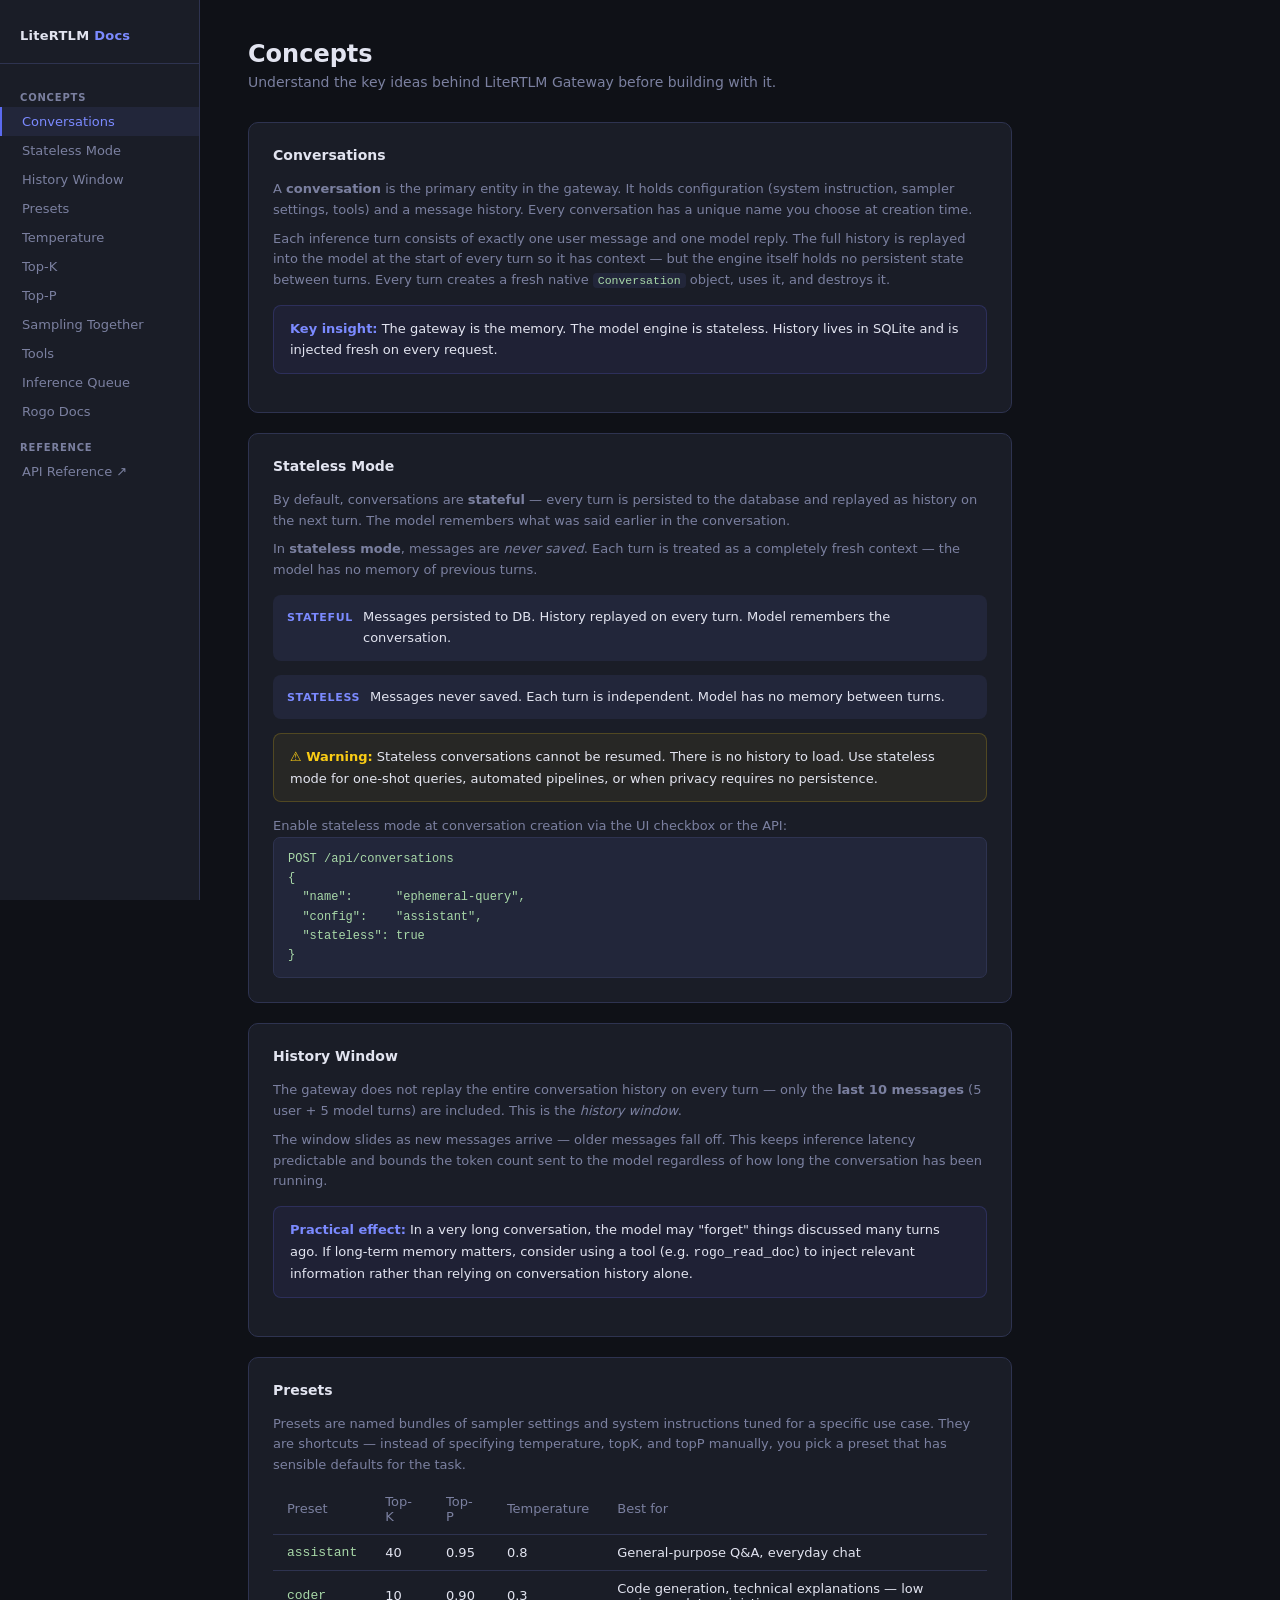
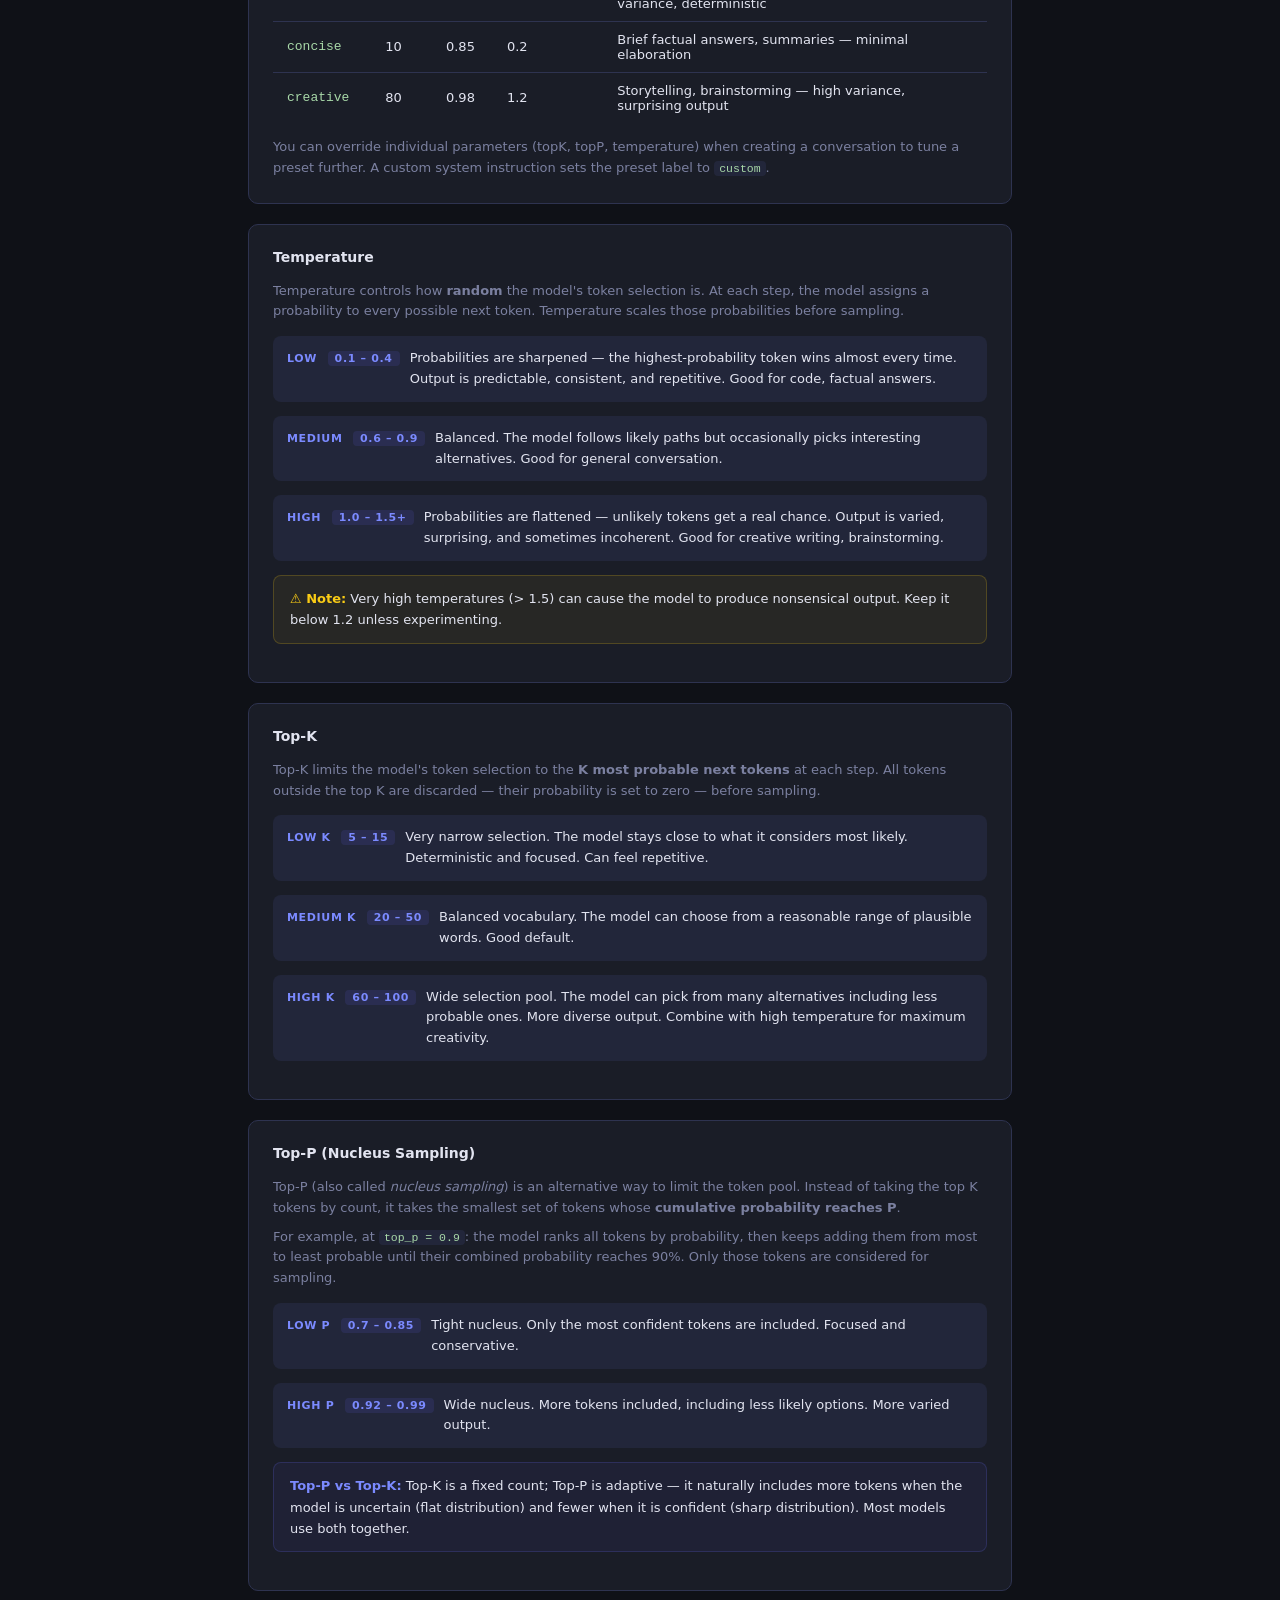
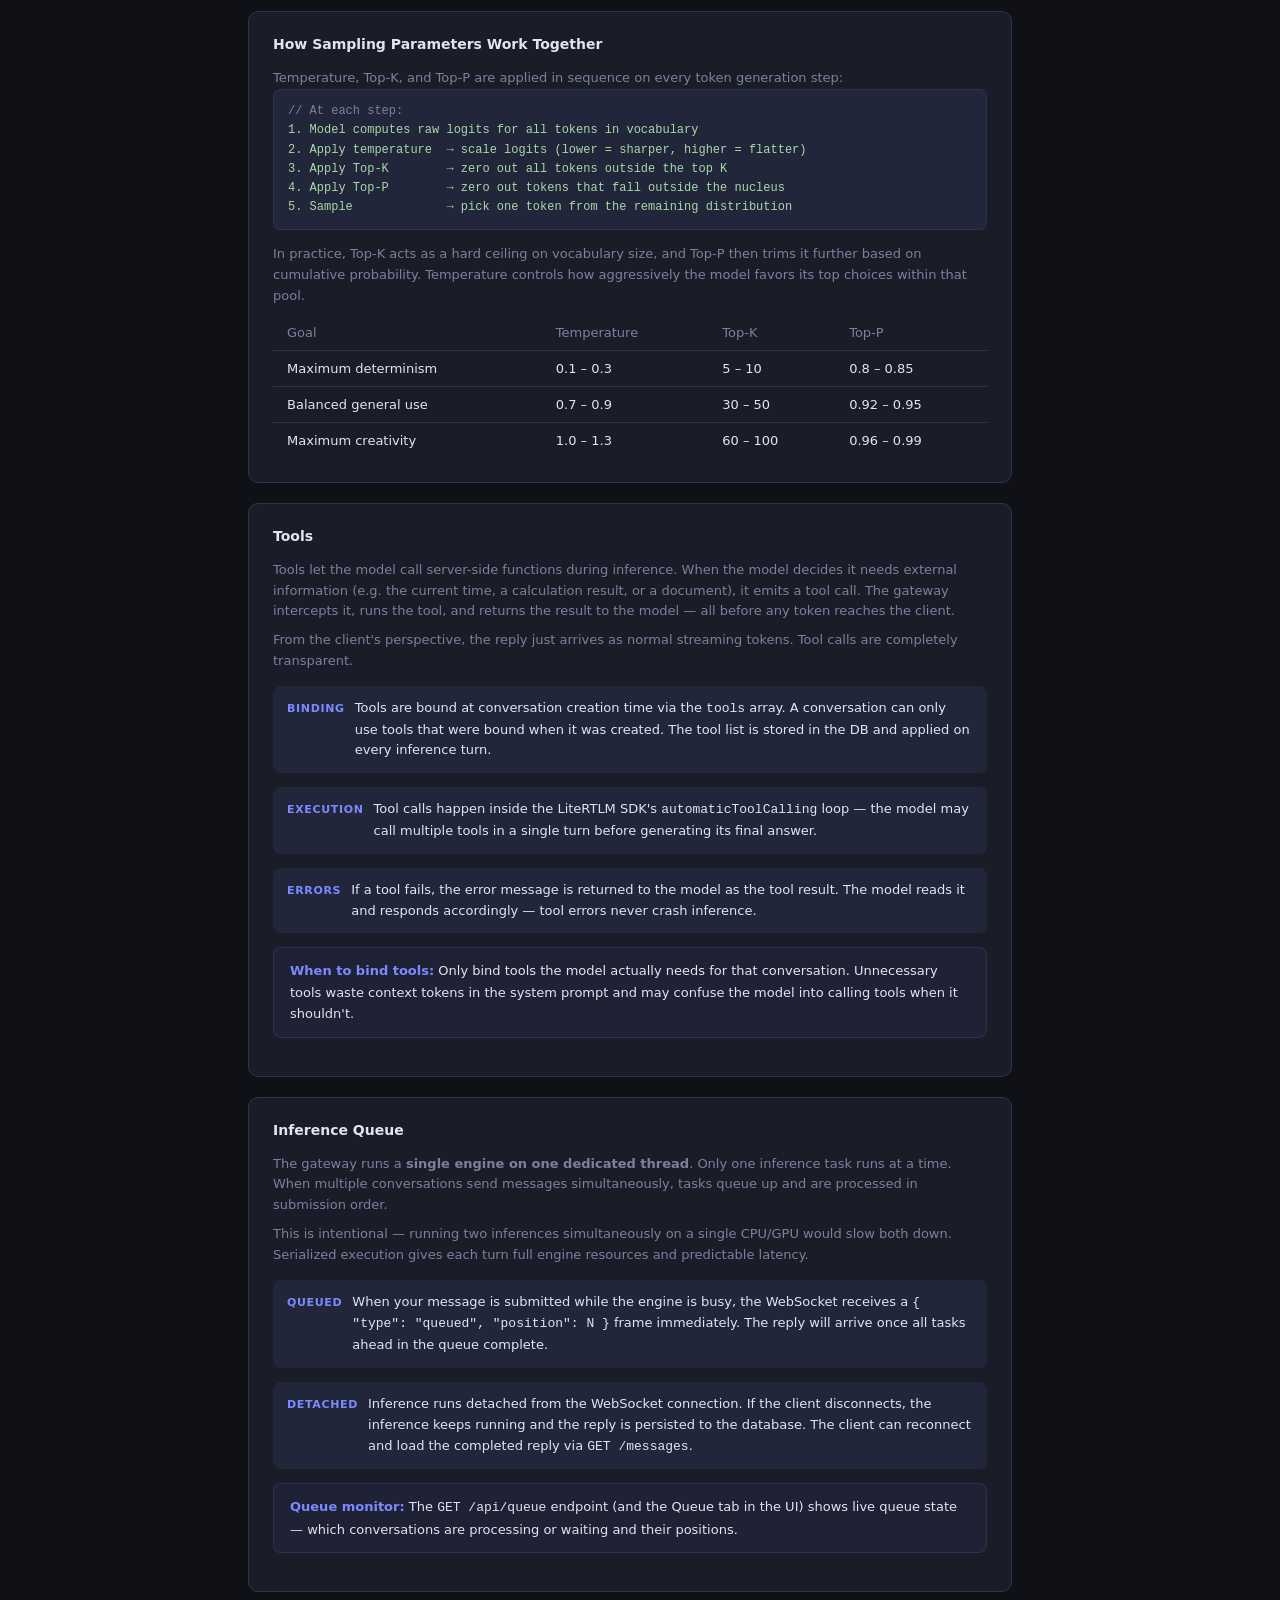
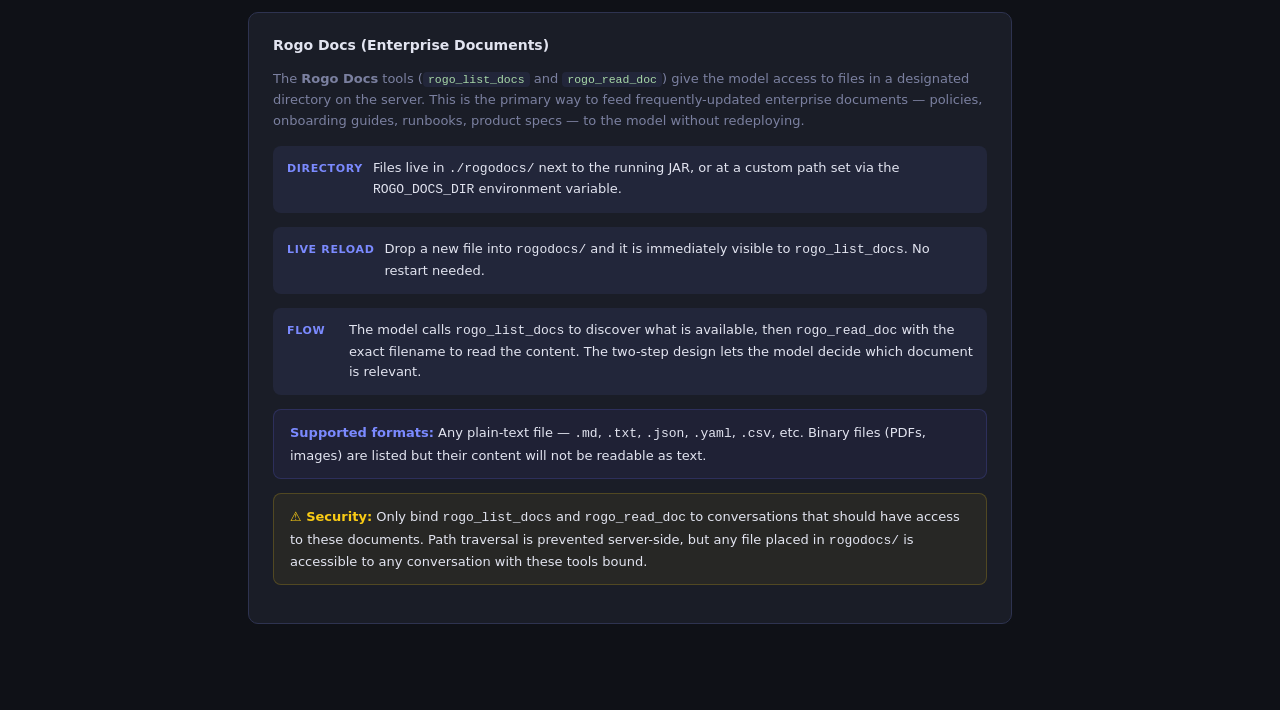
<file: src/main/resources/static/concepts.html>
<!DOCTYPE html>
<html lang="en">
<head>
  <meta charset="UTF-8">
  <meta name="viewport" content="width=device-width, initial-scale=1.0">
  <title>Concepts — LiteRTLM Gateway</title>
  <link rel="stylesheet" href="app.css">
  <style>
    html { scroll-behavior: smooth; }
    body { background: var(--bg); color: var(--text); font-family: var(--font); font-size: 14px; }

    .docs-layout { display: flex; min-height: 100vh; }

    .docs-sidebar {
      width: 200px; flex-shrink: 0;
      position: sticky; top: 0; height: 100vh; overflow-y: auto;
      background: var(--surface); border-right: 1px solid var(--border);
      padding: 28px 0 28px; display: flex; flex-direction: column;
    }
    .docs-sidebar-logo {
      font-size: 13px; font-weight: 700; color: var(--text);
      padding: 0 20px 20px; border-bottom: 1px solid var(--border);
      margin-bottom: 12px; letter-spacing: .02em;
    }
    .docs-sidebar-logo span { color: var(--accent-h); }
    .docs-sidebar a {
      display: block; padding: 7px 20px; font-size: 13px;
      color: var(--text-dim); text-decoration: none;
      border-left: 2px solid transparent;
      transition: color .15s, border-color .15s; cursor: pointer;
    }
    .docs-sidebar a:hover  { color: var(--text); border-left-color: var(--border); }
    .docs-sidebar a.active { color: var(--accent-h); border-left-color: var(--accent); font-weight: 500; }
    .docs-sidebar-section {
      font-size: 10px; font-weight: 700; text-transform: uppercase;
      letter-spacing: .08em; color: var(--text-dim); padding: 16px 20px 4px;
    }

    .docs-content {
      flex: 1; padding: 40px 48px 80px; max-width: 860px; min-width: 0;
    }
    .docs-content h1 { font-size: 24px; font-weight: 700; margin-bottom: 6px; }
    .docs-content .subtitle { color: var(--text-dim); font-size: 14px; margin-bottom: 32px; }
    .card[id] { scroll-margin-top: 24px; }

    /* Concept card extras */
    .concept-def {
      display: flex; gap: 10px; align-items: baseline;
      background: var(--surface2); border-radius: 8px;
      padding: 12px 14px; margin: 14px 0;
    }
    .concept-def-label {
      font-size: 11px; font-weight: 700; text-transform: uppercase;
      letter-spacing: .06em; color: var(--accent-h); flex-shrink: 0; min-width: 52px;
    }
    .concept-def-value { font-size: 13px; color: var(--text); line-height: 1.6; }

    .param-range {
      display: inline-block; background: rgba(99,102,241,.12);
      color: var(--accent-h); font-size: 11px; font-weight: 600;
      border-radius: 4px; padding: 1px 7px; margin-left: 6px;
    }

    .preset-table th, .preset-table td {
      padding: 10px 14px; text-align: left;
      border-bottom: 1px solid var(--border); font-size: 13px;
    }
    .preset-table th { color: var(--text-dim); font-weight: 500; }
    .preset-table tr:last-child td { border-bottom: none; }
    .preset-table { width: 100%; border-collapse: collapse; margin-top: 8px; }

    .tip-box {
      background: rgba(99,102,241,.07); border: 1px solid rgba(99,102,241,.2);
      border-radius: 8px; padding: 12px 16px; margin: 14px 0;
      font-size: 13px; line-height: 1.65; color: var(--text);
    }
    .tip-box strong { color: var(--accent-h); }

    .warn-box {
      background: rgba(250,204,21,.06); border: 1px solid rgba(250,204,21,.2);
      border-radius: 8px; padding: 12px 16px; margin: 14px 0;
      font-size: 13px; line-height: 1.65; color: var(--text);
    }
    .warn-box strong { color: #facc15; }
  </style>
</head>
<body>

<div class="docs-layout">

  <!-- ── Sidebar ──────────────────────────────────────────────────── -->
  <nav class="docs-sidebar">
    <div class="docs-sidebar-logo">LiteRTLM <span>Docs</span></div>

    <div class="docs-sidebar-section">Concepts</div>
    <a href="#concept-conversations">Conversations</a>
    <a href="#concept-stateless">Stateless Mode</a>
    <a href="#concept-history">History Window</a>
    <a href="#concept-presets">Presets</a>
    <a href="#concept-temperature">Temperature</a>
    <a href="#concept-topk">Top-K</a>
    <a href="#concept-topp">Top-P</a>
    <a href="#concept-sampling">Sampling Together</a>
    <a href="#concept-tools">Tools</a>
    <a href="#concept-queue">Inference Queue</a>
    <a href="#concept-rogodocs">Rogo Docs</a>

    <div class="docs-sidebar-section">Reference</div>
    <a href="docs.html">API Reference ↗</a>
  </nav>

  <!-- ── Content ──────────────────────────────────────────────────── -->
  <div class="docs-content" id="docs-content">

    <h1>Concepts</h1>
    <p class="subtitle">Understand the key ideas behind LiteRTLM Gateway before building with it.</p>

    <!-- Conversations -->
    <div class="card" id="concept-conversations">
      <div class="card-title">Conversations</div>
      <p class="docs-p">
        A <strong>conversation</strong> is the primary entity in the gateway. It holds configuration
        (system instruction, sampler settings, tools) and a message history. Every conversation
        has a unique name you choose at creation time.
      </p>
      <p class="docs-p">
        Each inference turn consists of exactly one user message and one model reply. The full
        history is replayed into the model at the start of every turn so it has context — but the
        engine itself holds no persistent state between turns. Every turn creates a fresh native
        <code>Conversation</code> object, uses it, and destroys it.
      </p>
      <div class="tip-box">
        <strong>Key insight:</strong> The gateway is the memory. The model engine is stateless.
        History lives in SQLite and is injected fresh on every request.
      </div>
    </div>

    <!-- Stateless mode -->
    <div class="card" id="concept-stateless">
      <div class="card-title">Stateless Mode</div>
      <p class="docs-p">
        By default, conversations are <strong>stateful</strong> — every turn is persisted to the
        database and replayed as history on the next turn. The model remembers what was said earlier
        in the conversation.
      </p>
      <p class="docs-p">
        In <strong>stateless mode</strong>, messages are <em>never saved</em>. Each turn is treated
        as a completely fresh context — the model has no memory of previous turns.
      </p>
      <div class="concept-def">
        <div class="concept-def-label">Stateful</div>
        <div class="concept-def-value">Messages persisted to DB. History replayed on every turn. Model remembers the conversation.</div>
      </div>
      <div class="concept-def">
        <div class="concept-def-label">Stateless</div>
        <div class="concept-def-value">Messages never saved. Each turn is independent. Model has no memory between turns.</div>
      </div>
      <div class="warn-box">
        <strong>⚠ Warning:</strong> Stateless conversations cannot be resumed. There is no history to load.
        Use stateless mode for one-shot queries, automated pipelines, or when privacy requires no persistence.
      </div>
      <p class="docs-p">Enable stateless mode at conversation creation via the UI checkbox or the API:</p>
      <pre class="docs-pre">POST /api/conversations
{
  "name":      "ephemeral-query",
  "config":    "assistant",
  "stateless": true
}</pre>
    </div>

    <!-- History window -->
    <div class="card" id="concept-history">
      <div class="card-title">History Window</div>
      <p class="docs-p">
        The gateway does not replay the entire conversation history on every turn — only the
        <strong>last 10 messages</strong> (5 user + 5 model turns) are included. This is the
        <em>history window</em>.
      </p>
      <p class="docs-p">
        The window slides as new messages arrive — older messages fall off. This keeps inference
        latency predictable and bounds the token count sent to the model regardless of how long
        the conversation has been running.
      </p>
      <div class="tip-box">
        <strong>Practical effect:</strong> In a very long conversation, the model may "forget"
        things discussed many turns ago. If long-term memory matters, consider using a tool
        (e.g. <code>rogo_read_doc</code>) to inject relevant information rather than relying
        on conversation history alone.
      </div>
    </div>

    <!-- Presets -->
    <div class="card" id="concept-presets">
      <div class="card-title">Presets</div>
      <p class="docs-p">
        Presets are named bundles of sampler settings and system instructions tuned for a
        specific use case. They are shortcuts — instead of specifying temperature, topK, and
        topP manually, you pick a preset that has sensible defaults for the task.
      </p>
      <table class="preset-table">
        <thead>
          <tr><th>Preset</th><th>Top-K</th><th>Top-P</th><th>Temperature</th><th>Best for</th></tr>
        </thead>
        <tbody>
          <tr>
            <td class="monospace">assistant</td>
            <td>40</td><td>0.95</td><td>0.8</td>
            <td>General-purpose Q&amp;A, everyday chat</td>
          </tr>
          <tr>
            <td class="monospace">coder</td>
            <td>10</td><td>0.90</td><td>0.3</td>
            <td>Code generation, technical explanations — low variance, deterministic</td>
          </tr>
          <tr>
            <td class="monospace">concise</td>
            <td>10</td><td>0.85</td><td>0.2</td>
            <td>Brief factual answers, summaries — minimal elaboration</td>
          </tr>
          <tr>
            <td class="monospace">creative</td>
            <td>80</td><td>0.98</td><td>1.2</td>
            <td>Storytelling, brainstorming — high variance, surprising output</td>
          </tr>
        </tbody>
      </table>
      <p class="docs-p" style="margin-top:14px;">
        You can override individual parameters (topK, topP, temperature) when creating a
        conversation to tune a preset further. A custom system instruction sets the preset
        label to <code>custom</code>.
      </p>
    </div>

    <!-- Temperature -->
    <div class="card" id="concept-temperature">
      <div class="card-title">Temperature</div>
      <p class="docs-p">
        Temperature controls how <strong>random</strong> the model's token selection is.
        At each step, the model assigns a probability to every possible next token.
        Temperature scales those probabilities before sampling.
      </p>
      <div class="concept-def">
        <div class="concept-def-label">Low <span class="param-range">0.1 – 0.4</span></div>
        <div class="concept-def-value">
          Probabilities are sharpened — the highest-probability token wins almost every time.
          Output is predictable, consistent, and repetitive. Good for code, factual answers.
        </div>
      </div>
      <div class="concept-def">
        <div class="concept-def-label">Medium <span class="param-range">0.6 – 0.9</span></div>
        <div class="concept-def-value">
          Balanced. The model follows likely paths but occasionally picks interesting alternatives.
          Good for general conversation.
        </div>
      </div>
      <div class="concept-def">
        <div class="concept-def-label">High <span class="param-range">1.0 – 1.5+</span></div>
        <div class="concept-def-value">
          Probabilities are flattened — unlikely tokens get a real chance. Output is varied,
          surprising, and sometimes incoherent. Good for creative writing, brainstorming.
        </div>
      </div>
      <div class="warn-box">
        <strong>⚠ Note:</strong> Very high temperatures (&gt; 1.5) can cause the model to produce
        nonsensical output. Keep it below 1.2 unless experimenting.
      </div>
    </div>

    <!-- Top-K -->
    <div class="card" id="concept-topk">
      <div class="card-title">Top-K</div>
      <p class="docs-p">
        Top-K limits the model's token selection to the <strong>K most probable next tokens</strong>
        at each step. All tokens outside the top K are discarded — their probability is set to zero —
        before sampling.
      </p>
      <div class="concept-def">
        <div class="concept-def-label">Low K <span class="param-range">5 – 15</span></div>
        <div class="concept-def-value">
          Very narrow selection. The model stays close to what it considers most likely.
          Deterministic and focused. Can feel repetitive.
        </div>
      </div>
      <div class="concept-def">
        <div class="concept-def-label">Medium K <span class="param-range">20 – 50</span></div>
        <div class="concept-def-value">
          Balanced vocabulary. The model can choose from a reasonable range of plausible words.
          Good default.
        </div>
      </div>
      <div class="concept-def">
        <div class="concept-def-label">High K <span class="param-range">60 – 100</span></div>
        <div class="concept-def-value">
          Wide selection pool. The model can pick from many alternatives including less probable ones.
          More diverse output. Combine with high temperature for maximum creativity.
        </div>
      </div>
    </div>

    <!-- Top-P -->
    <div class="card" id="concept-topp">
      <div class="card-title">Top-P (Nucleus Sampling)</div>
      <p class="docs-p">
        Top-P (also called <em>nucleus sampling</em>) is an alternative way to limit the token pool.
        Instead of taking the top K tokens by count, it takes the smallest set of tokens whose
        <strong>cumulative probability reaches P</strong>.
      </p>
      <p class="docs-p">
        For example, at <code>top_p = 0.9</code>: the model ranks all tokens by probability,
        then keeps adding them from most to least probable until their combined probability
        reaches 90%. Only those tokens are considered for sampling.
      </p>
      <div class="concept-def">
        <div class="concept-def-label">Low P <span class="param-range">0.7 – 0.85</span></div>
        <div class="concept-def-value">
          Tight nucleus. Only the most confident tokens are included. Focused and conservative.
        </div>
      </div>
      <div class="concept-def">
        <div class="concept-def-label">High P <span class="param-range">0.92 – 0.99</span></div>
        <div class="concept-def-value">
          Wide nucleus. More tokens included, including less likely options. More varied output.
        </div>
      </div>
      <div class="tip-box">
        <strong>Top-P vs Top-K:</strong> Top-K is a fixed count; Top-P is adaptive — it naturally
        includes more tokens when the model is uncertain (flat distribution) and fewer when it
        is confident (sharp distribution). Most models use both together.
      </div>
    </div>

    <!-- Sampling together -->
    <div class="card" id="concept-sampling">
      <div class="card-title">How Sampling Parameters Work Together</div>
      <p class="docs-p">
        Temperature, Top-K, and Top-P are applied in sequence on every token generation step:
      </p>
      <pre class="docs-pre"><span class="docs-comment">// At each step:</span>
1. Model computes raw logits for all tokens in vocabulary
2. Apply temperature  → scale logits (lower = sharper, higher = flatter)
3. Apply Top-K        → zero out all tokens outside the top K
4. Apply Top-P        → zero out tokens that fall outside the nucleus
5. Sample             → pick one token from the remaining distribution</pre>
      <p class="docs-p" style="margin-top:14px;">
        In practice, Top-K acts as a hard ceiling on vocabulary size, and Top-P then trims
        it further based on cumulative probability. Temperature controls how aggressively
        the model favors its top choices within that pool.
      </p>
      <table class="preset-table" style="margin-top:8px;">
        <thead><tr><th>Goal</th><th>Temperature</th><th>Top-K</th><th>Top-P</th></tr></thead>
        <tbody>
          <tr><td>Maximum determinism</td><td>0.1 – 0.3</td><td>5 – 10</td><td>0.8 – 0.85</td></tr>
          <tr><td>Balanced general use</td><td>0.7 – 0.9</td><td>30 – 50</td><td>0.92 – 0.95</td></tr>
          <tr><td>Maximum creativity</td><td>1.0 – 1.3</td><td>60 – 100</td><td>0.96 – 0.99</td></tr>
        </tbody>
      </table>
    </div>

    <!-- Tools -->
    <div class="card" id="concept-tools">
      <div class="card-title">Tools</div>
      <p class="docs-p">
        Tools let the model call server-side functions during inference. When the model decides
        it needs external information (e.g. the current time, a calculation result, or a document),
        it emits a tool call. The gateway intercepts it, runs the tool, and returns the result
        to the model — all before any token reaches the client.
      </p>
      <p class="docs-p">
        From the client's perspective, the reply just arrives as normal streaming tokens.
        Tool calls are completely transparent.
      </p>
      <div class="concept-def">
        <div class="concept-def-label">Binding</div>
        <div class="concept-def-value">
          Tools are bound at conversation creation time via the <code>tools</code> array.
          A conversation can only use tools that were bound when it was created.
          The tool list is stored in the DB and applied on every inference turn.
        </div>
      </div>
      <div class="concept-def">
        <div class="concept-def-label">Execution</div>
        <div class="concept-def-value">
          Tool calls happen inside the LiteRTLM SDK's <code>automaticToolCalling</code> loop —
          the model may call multiple tools in a single turn before generating its final answer.
        </div>
      </div>
      <div class="concept-def">
        <div class="concept-def-label">Errors</div>
        <div class="concept-def-value">
          If a tool fails, the error message is returned to the model as the tool result.
          The model reads it and responds accordingly — tool errors never crash inference.
        </div>
      </div>
      <div class="tip-box">
        <strong>When to bind tools:</strong> Only bind tools the model actually needs for that
        conversation. Unnecessary tools waste context tokens in the system prompt and may confuse
        the model into calling tools when it shouldn't.
      </div>
    </div>

    <!-- Inference queue -->
    <div class="card" id="concept-queue">
      <div class="card-title">Inference Queue</div>
      <p class="docs-p">
        The gateway runs a <strong>single engine on one dedicated thread</strong>. Only one
        inference task runs at a time. When multiple conversations send messages simultaneously,
        tasks queue up and are processed in submission order.
      </p>
      <p class="docs-p">
        This is intentional — running two inferences simultaneously on a single CPU/GPU would
        slow both down. Serialized execution gives each turn full engine resources and predictable
        latency.
      </p>
      <div class="concept-def">
        <div class="concept-def-label">Queued</div>
        <div class="concept-def-value">
          When your message is submitted while the engine is busy, the WebSocket receives a
          <code>{ "type": "queued", "position": N }</code> frame immediately. The reply will
          arrive once all tasks ahead in the queue complete.
        </div>
      </div>
      <div class="concept-def">
        <div class="concept-def-label">Detached</div>
        <div class="concept-def-value">
          Inference runs detached from the WebSocket connection. If the client disconnects,
          the inference keeps running and the reply is persisted to the database.
          The client can reconnect and load the completed reply via <code>GET /messages</code>.
        </div>
      </div>
      <div class="tip-box">
        <strong>Queue monitor:</strong> The <code>GET /api/queue</code> endpoint (and the Queue tab
        in the UI) shows live queue state — which conversations are processing or waiting and their positions.
      </div>
    </div>

    <!-- Rogo Docs -->
    <div class="card" id="concept-rogodocs">
      <div class="card-title">Rogo Docs (Enterprise Documents)</div>
      <p class="docs-p">
        The <strong>Rogo Docs</strong> tools (<code>rogo_list_docs</code> and <code>rogo_read_doc</code>)
        give the model access to files in a designated directory on the server. This is the primary
        way to feed frequently-updated enterprise documents — policies, onboarding guides, runbooks,
        product specs — to the model without redeploying.
      </p>
      <div class="concept-def">
        <div class="concept-def-label">Directory</div>
        <div class="concept-def-value">
          Files live in <code>./rogodocs/</code> next to the running JAR, or at a custom path
          set via the <code>ROGO_DOCS_DIR</code> environment variable.
        </div>
      </div>
      <div class="concept-def">
        <div class="concept-def-label">Live reload</div>
        <div class="concept-def-value">
          Drop a new file into <code>rogodocs/</code> and it is immediately visible to
          <code>rogo_list_docs</code>. No restart needed.
        </div>
      </div>
      <div class="concept-def">
        <div class="concept-def-label">Flow</div>
        <div class="concept-def-value">
          The model calls <code>rogo_list_docs</code> to discover what is available,
          then <code>rogo_read_doc</code> with the exact filename to read the content.
          The two-step design lets the model decide which document is relevant.
        </div>
      </div>
      <div class="tip-box">
        <strong>Supported formats:</strong> Any plain-text file — <code>.md</code>, <code>.txt</code>,
        <code>.json</code>, <code>.yaml</code>, <code>.csv</code>, etc. Binary files (PDFs, images)
        are listed but their content will not be readable as text.
      </div>
      <div class="warn-box">
        <strong>⚠ Security:</strong> Only bind <code>rogo_list_docs</code> and <code>rogo_read_doc</code>
        to conversations that should have access to these documents. Path traversal is prevented
        server-side, but any file placed in <code>rogodocs/</code> is accessible to any conversation
        with these tools bound.
      </div>
    </div>

  </div><!-- /docs-content -->
</div><!-- /docs-layout -->

<script>
  const sections = Array.from(document.querySelectorAll('.card[id]'));
  const links    = Array.from(document.querySelectorAll('.docs-sidebar a[href^="#"]'));

  function updateActive() {
    let current = sections[0]?.id ?? null;
    for (const sec of sections) {
      if (sec.getBoundingClientRect().top <= 60) current = sec.id;
    }
    links.forEach(a => {
      a.classList.toggle('active', a.getAttribute('href') === '#' + current);
    });
  }

  window.addEventListener('scroll', updateActive, { passive: true });
  updateActive();
</script>
</body>
</html>
</file>
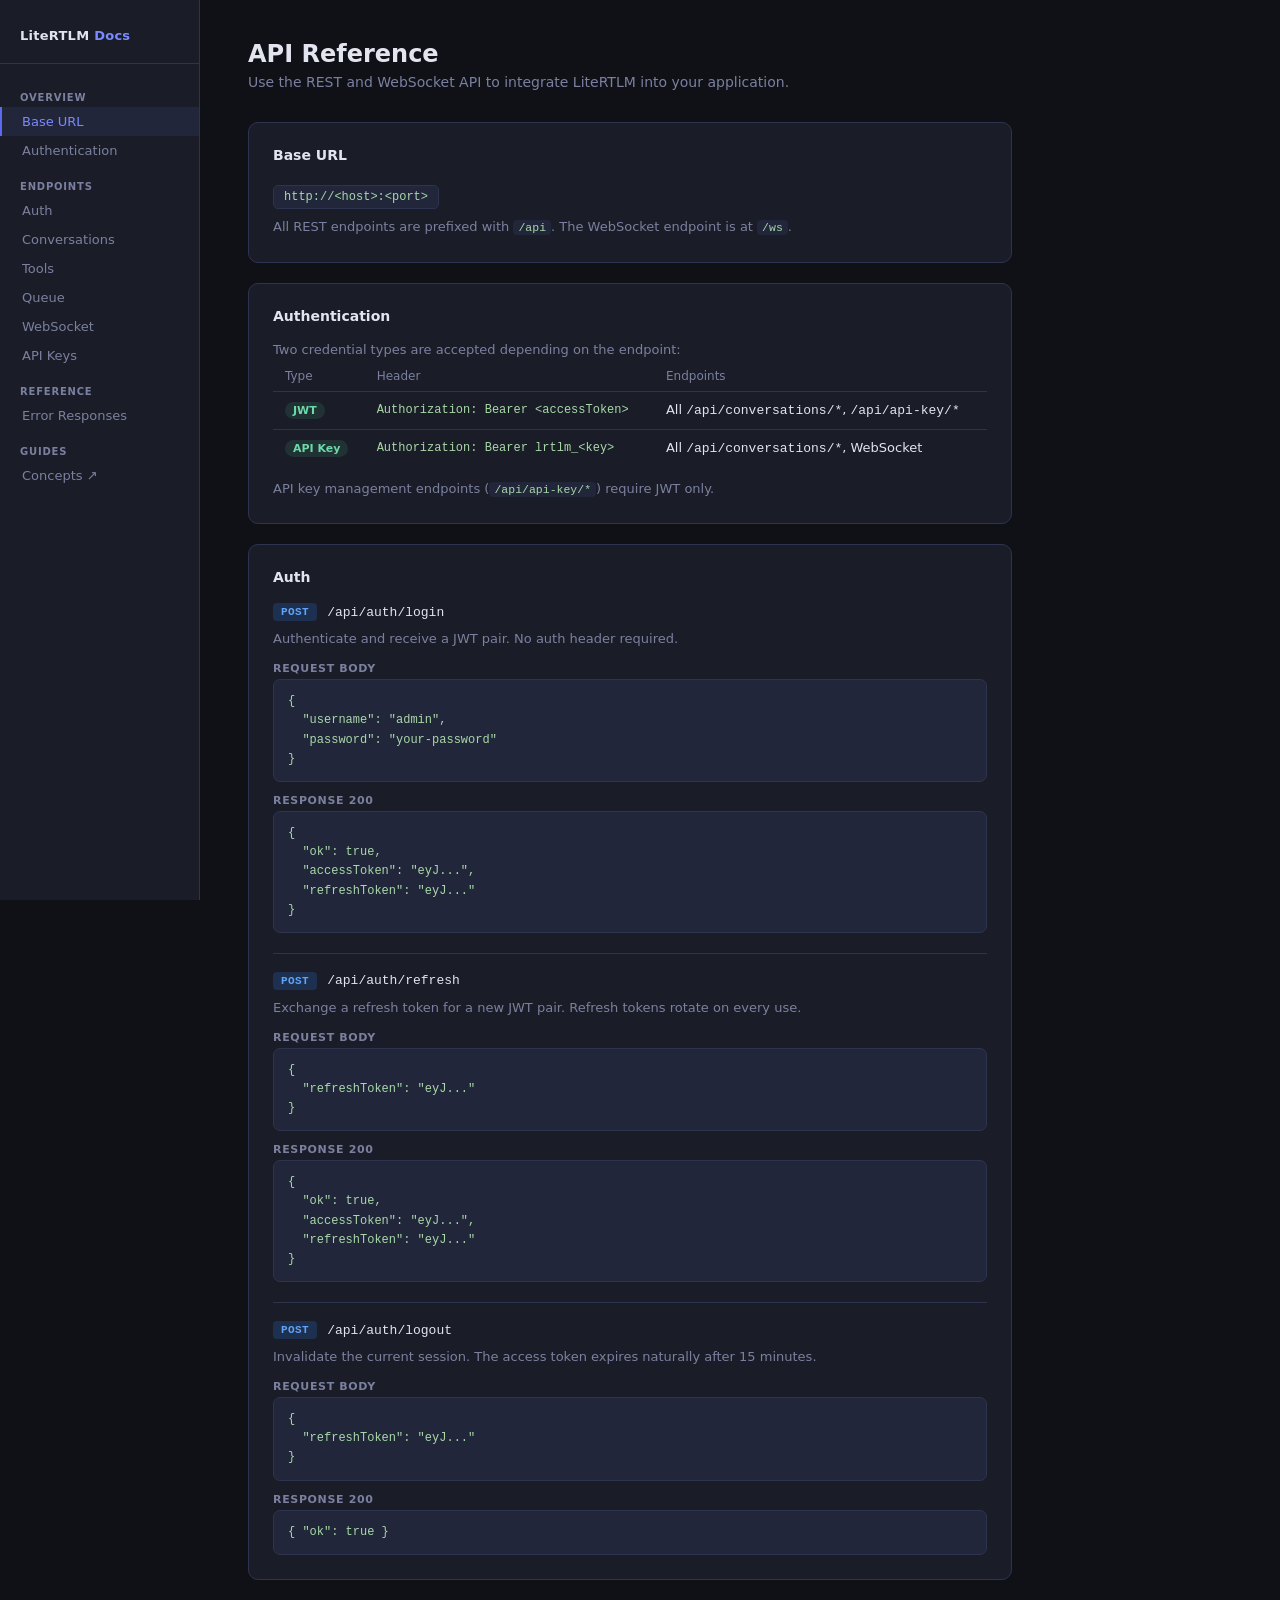
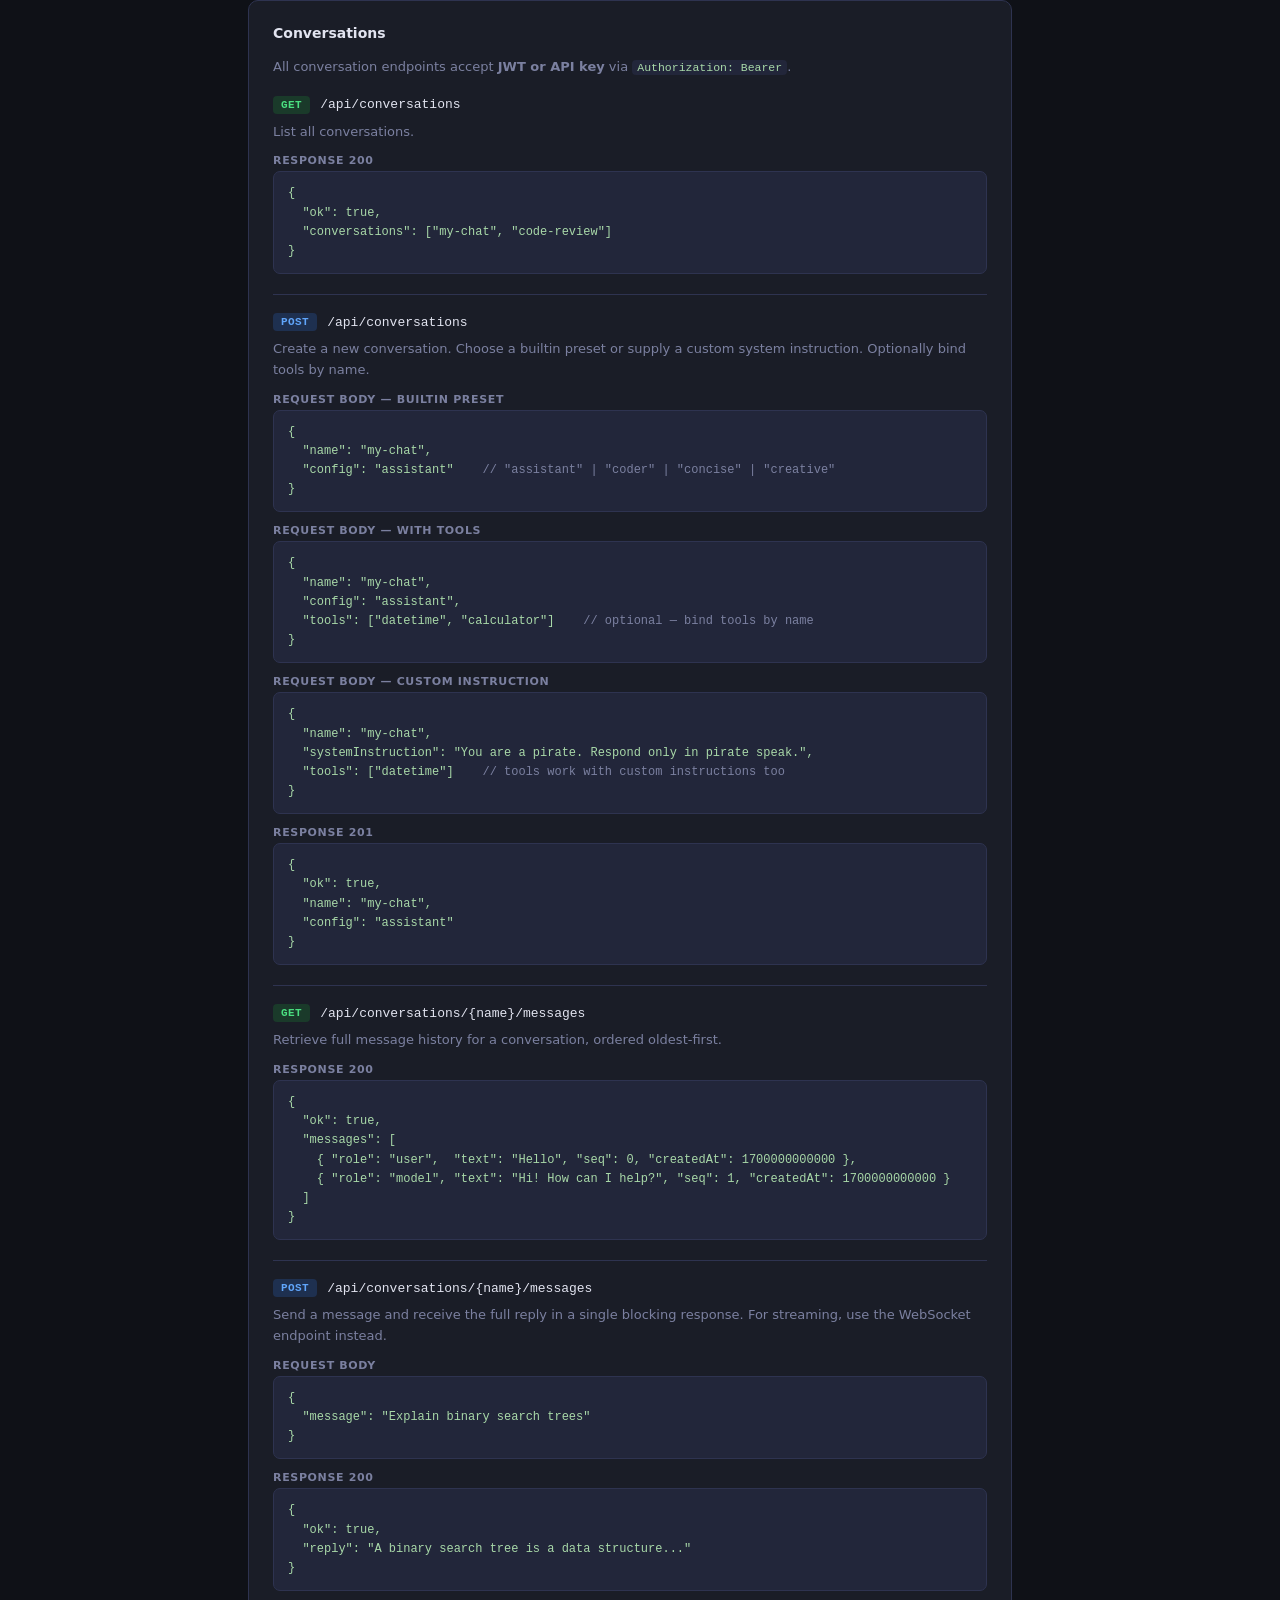
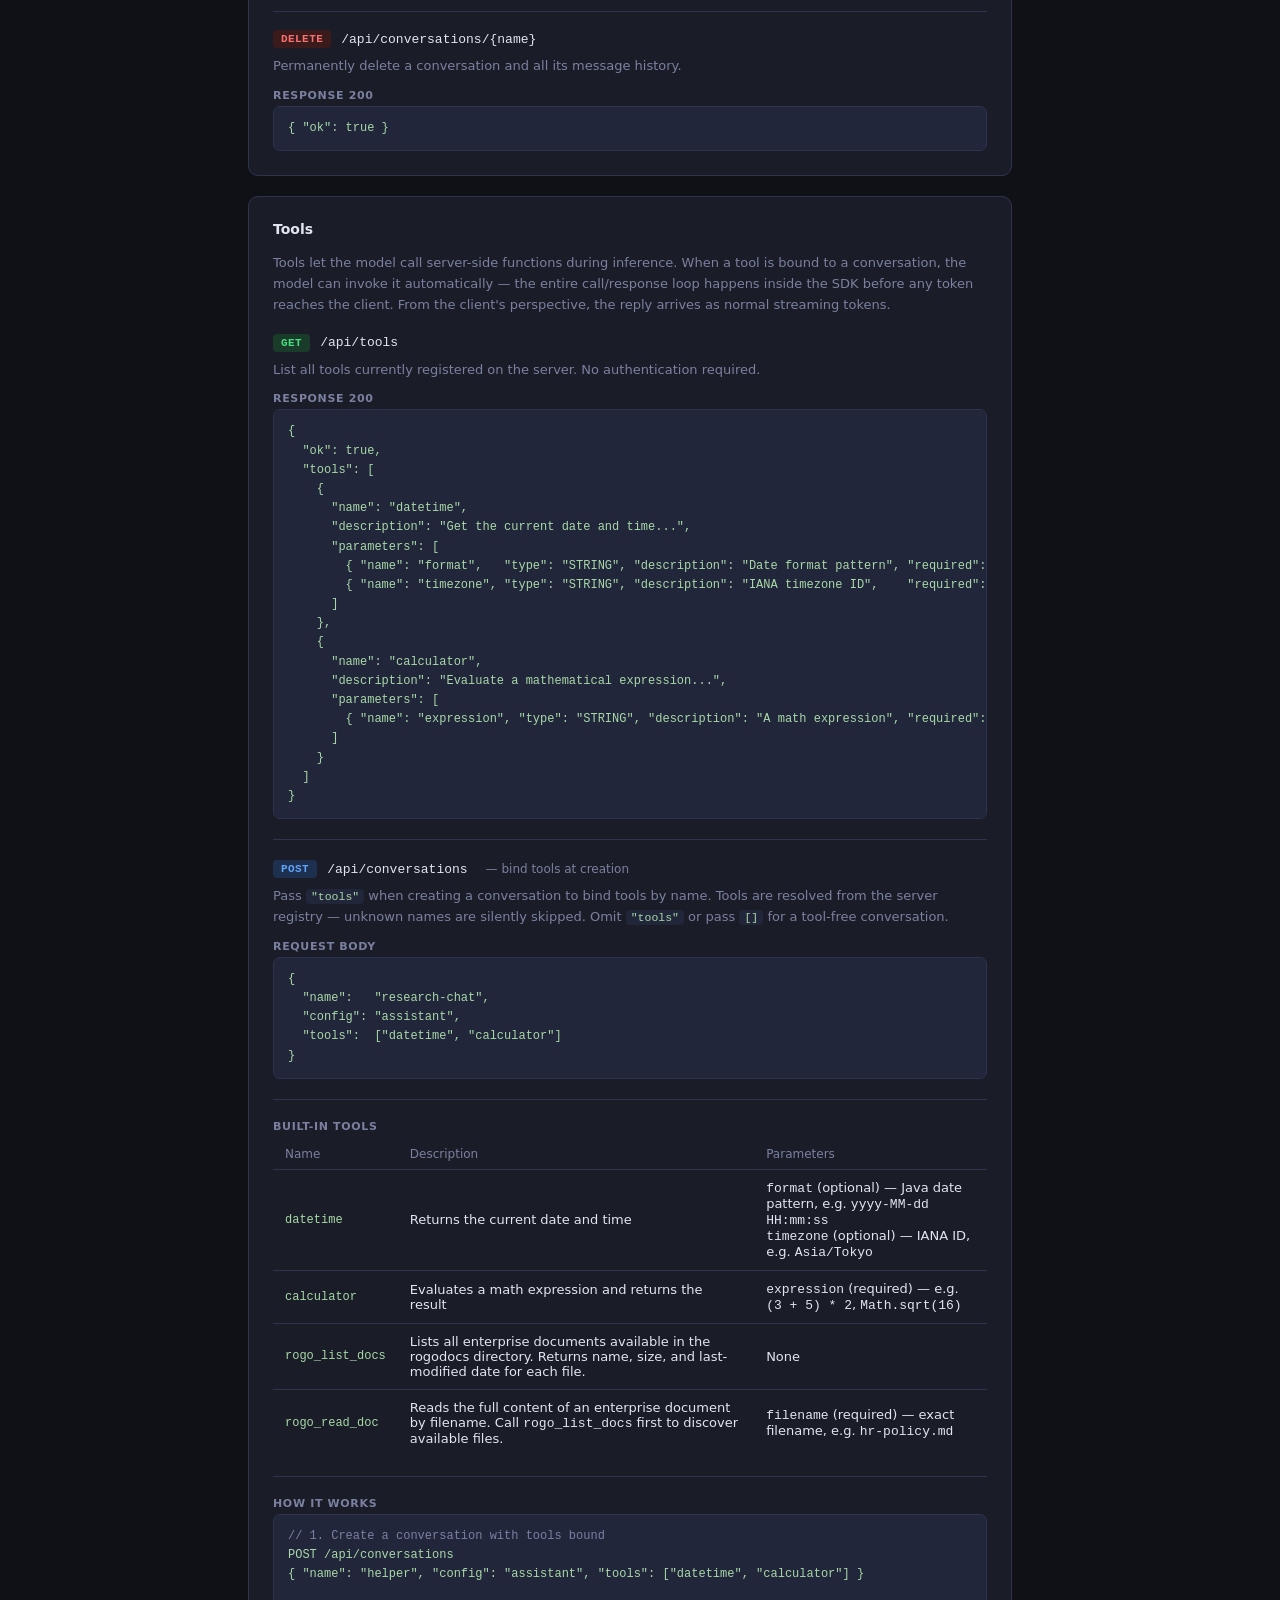
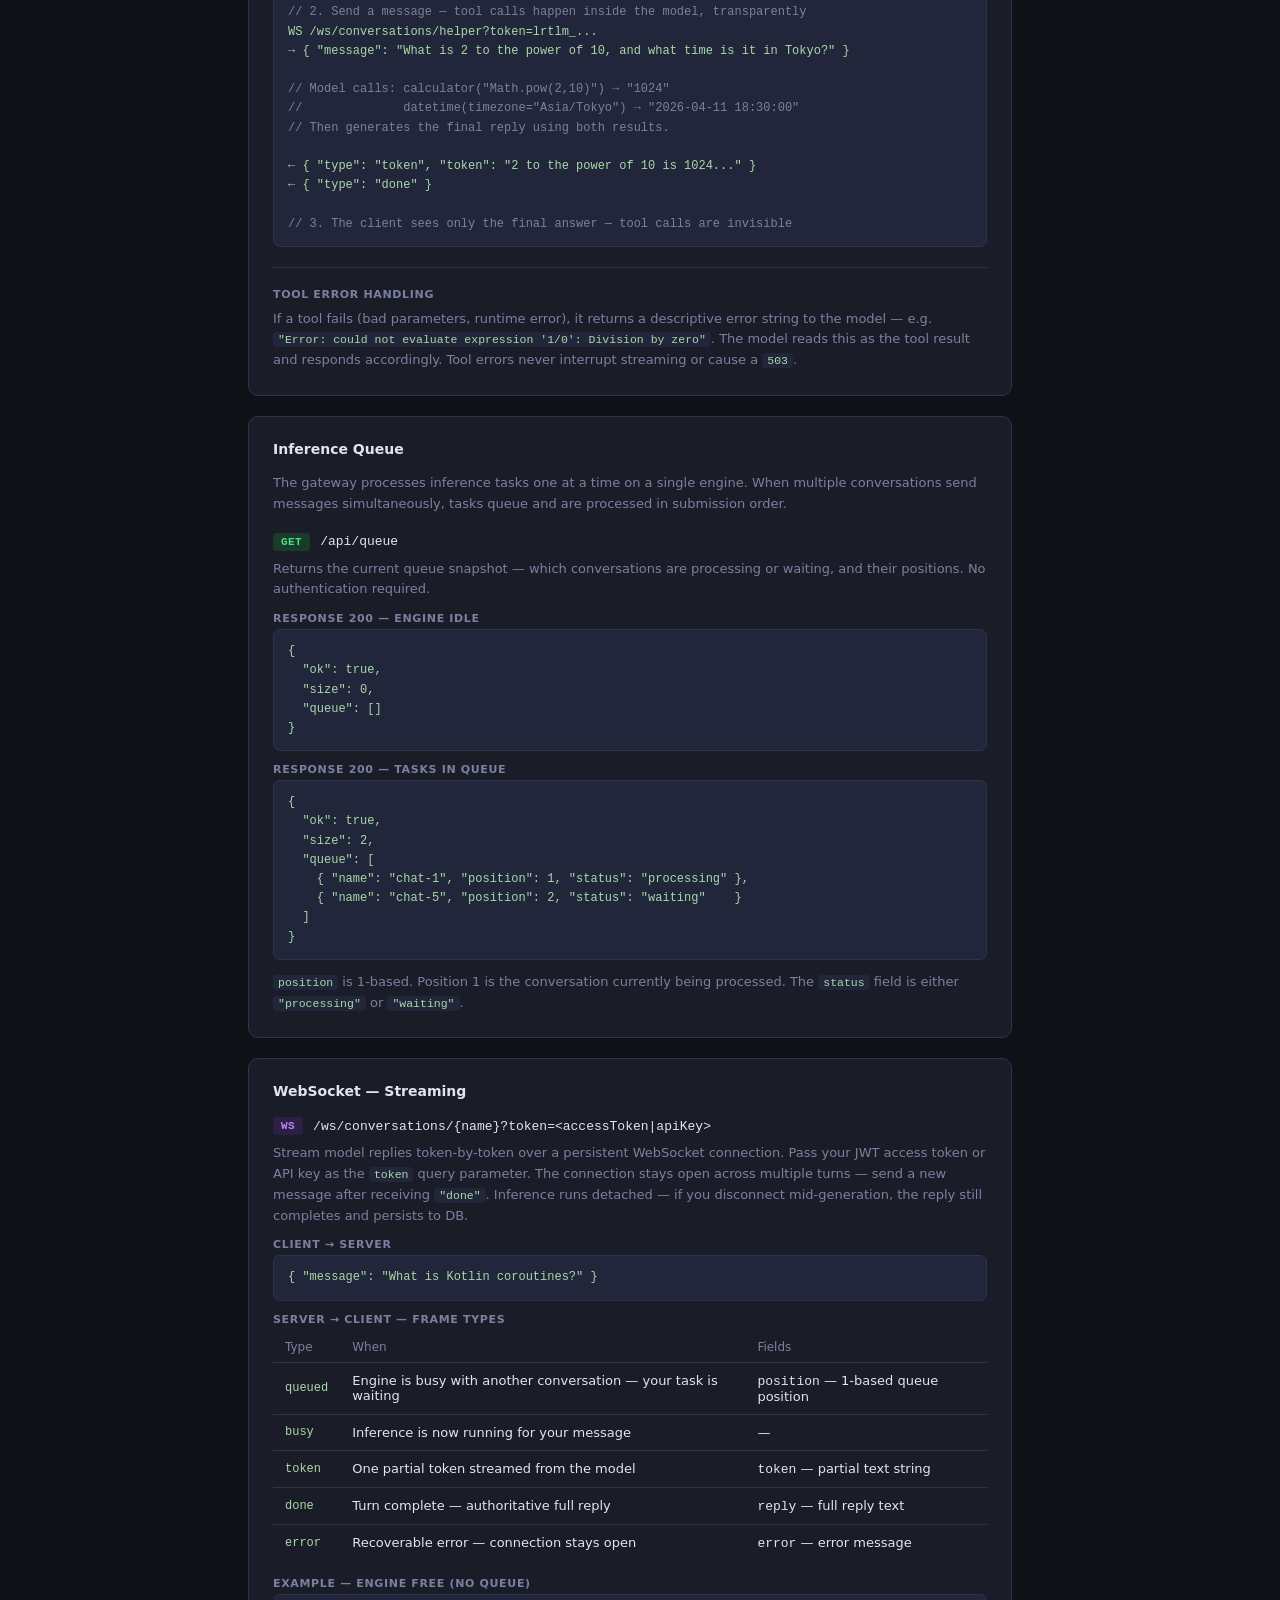
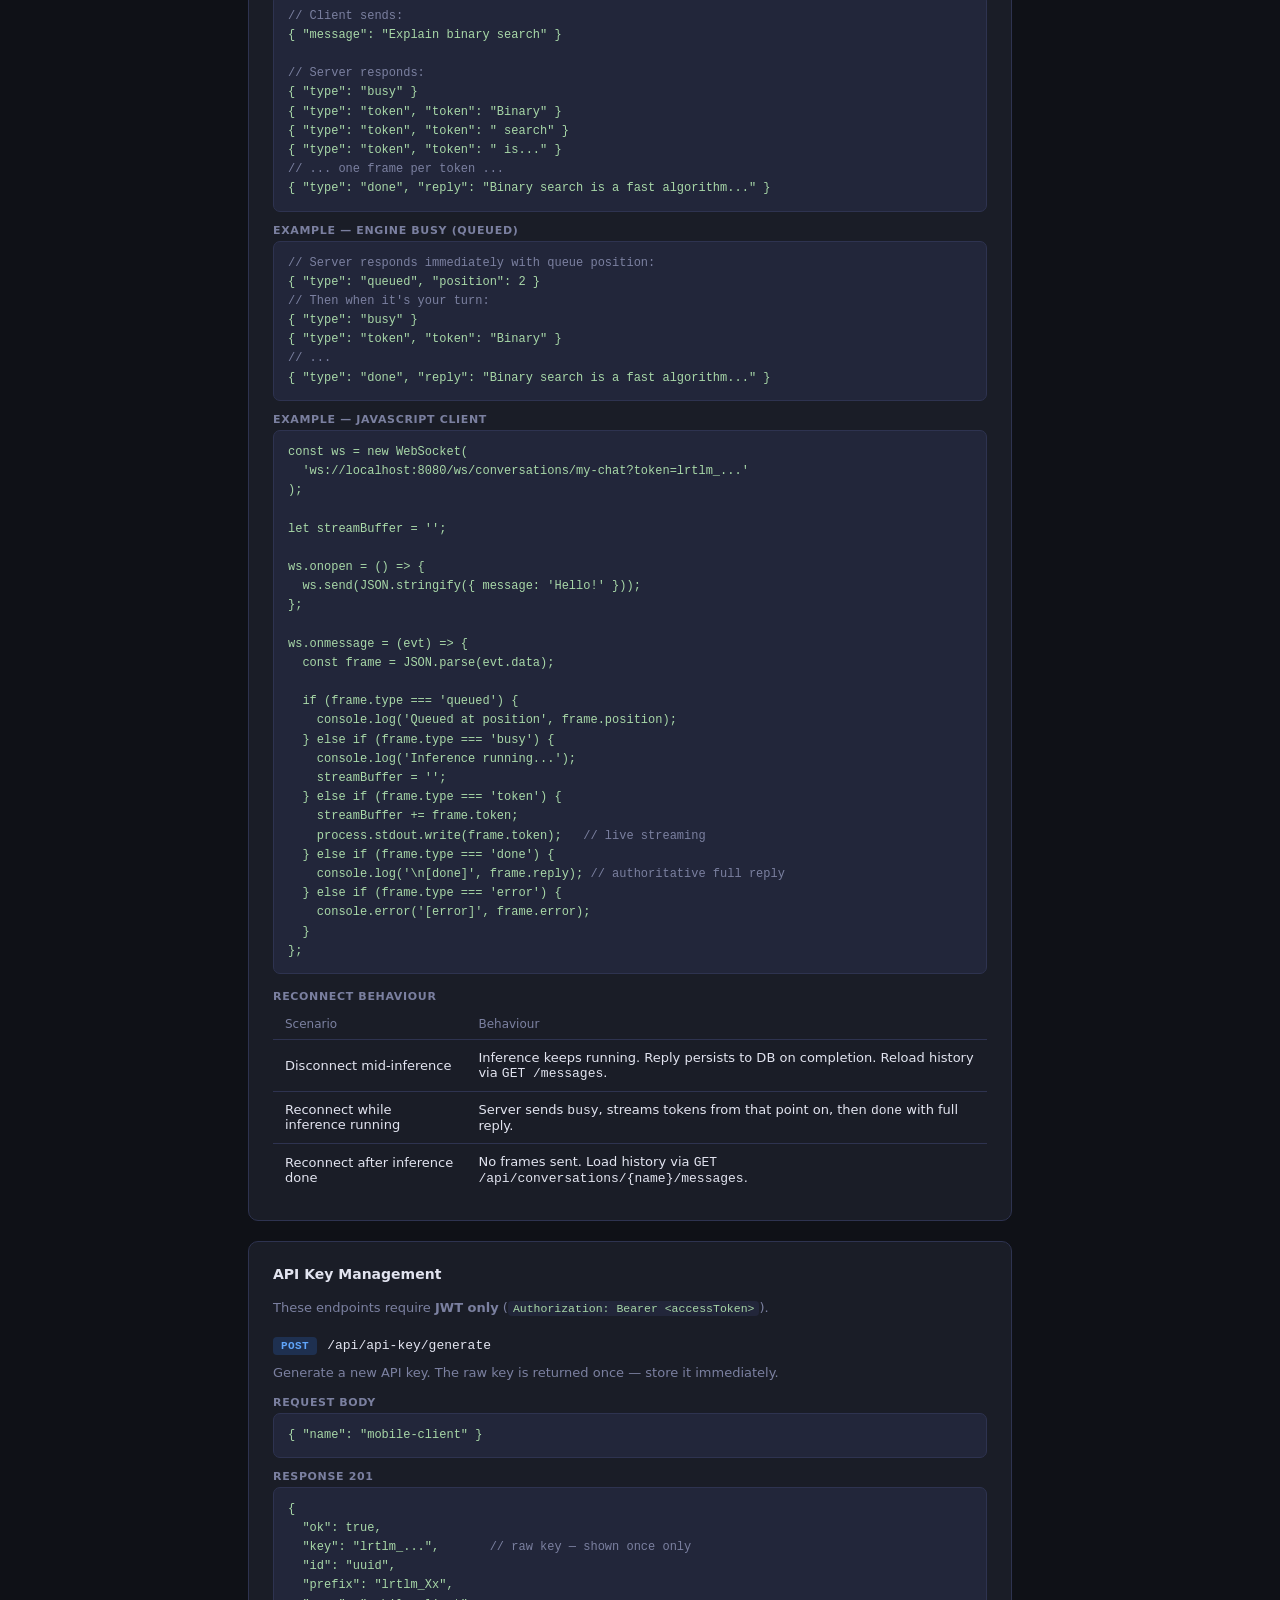
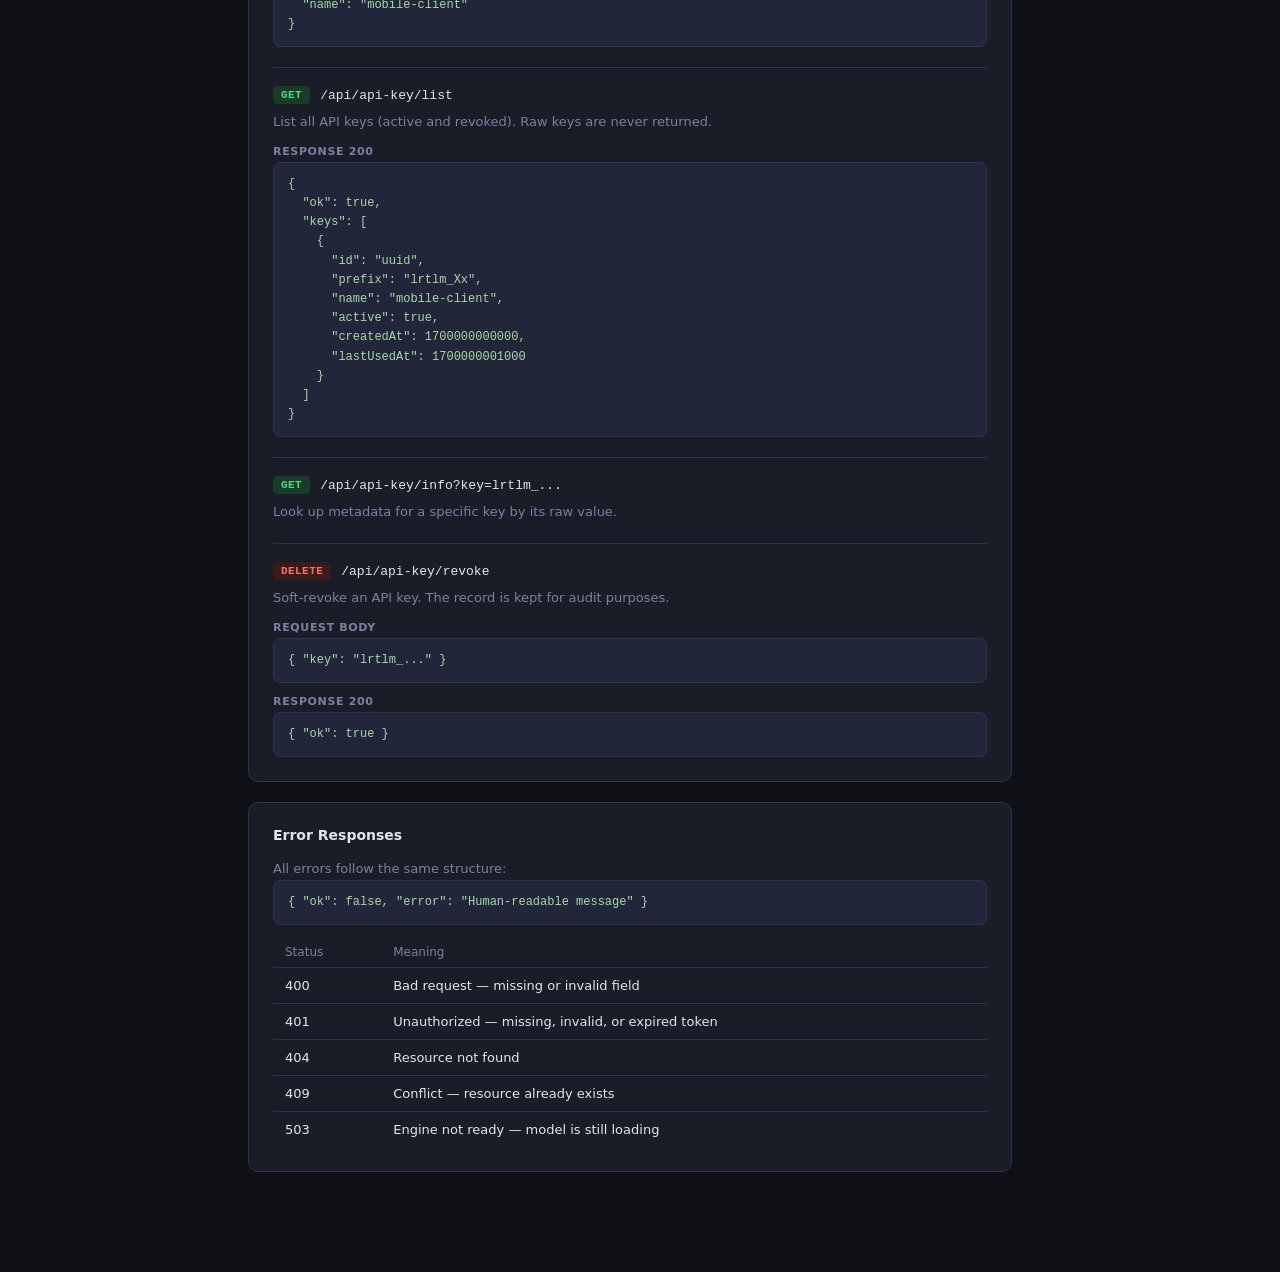
<file: src/main/resources/static/docs.html>
<!DOCTYPE html>
<html lang="en">
<head>
  <meta charset="UTF-8">
  <meta name="viewport" content="width=device-width, initial-scale=1.0">
  <title>API Reference — LiteRTLM Gateway</title>
  <link rel="stylesheet" href="app.css">
  <style>
    /* ── Docs standalone layout ───────────────────────────────────── */
    html { scroll-behavior: smooth; }
    body { background: var(--bg); color: var(--text); font-family: var(--font); font-size: 14px; }

    .docs-layout {
      display: flex;
      min-height: 100vh;
    }

    /* Sticky left sidebar — sticks to viewport as the PAGE scrolls */
    .docs-sidebar {
      width: 200px;
      flex-shrink: 0;
      position: sticky;
      top: 0;
      height: 100vh;
      overflow-y: auto;
      background: var(--surface);
      border-right: 1px solid var(--border);
      padding: 28px 0 28px;
      display: flex;
      flex-direction: column;
    }

    .docs-sidebar-logo {
      font-size: 13px;
      font-weight: 700;
      color: var(--text);
      padding: 0 20px 20px;
      border-bottom: 1px solid var(--border);
      margin-bottom: 12px;
      letter-spacing: .02em;
    }
    .docs-sidebar-logo span { color: var(--accent-h); }

    .docs-sidebar a {
      display: block;
      padding: 7px 20px;
      font-size: 13px;
      color: var(--text-dim);
      text-decoration: none;
      border-left: 2px solid transparent;
      transition: color .15s, border-color .15s;
      cursor: pointer;
    }
    .docs-sidebar a:hover  { color: var(--text); border-left-color: var(--border); }
    .docs-sidebar a.active { color: var(--accent-h); border-left-color: var(--accent); font-weight: 500; }

    .docs-sidebar-section {
      font-size: 10px;
      font-weight: 700;
      text-transform: uppercase;
      letter-spacing: .08em;
      color: var(--text-dim);
      padding: 16px 20px 4px;
    }

    /* Main content — plain flow, window scrolls */
    .docs-content {
      flex: 1;
      padding: 40px 48px 80px;
      max-width: 860px;
      min-width: 0;
    }

    .docs-content h1 {
      font-size: 24px;
      font-weight: 700;
      margin-bottom: 6px;
    }

    .docs-content .subtitle {
      color: var(--text-dim);
      font-size: 14px;
      margin-bottom: 32px;
    }

    /* Section scroll-margin so sticky sidebar doesn't overlap anchors */
    .card[id] { scroll-margin-top: 24px; }
  </style>
</head>
<body>

<div class="docs-layout">

  <!-- ── Sidebar ──────────────────────────────────────────────────── -->
  <nav class="docs-sidebar">
    <div class="docs-sidebar-logo">LiteRTLM <span>Docs</span></div>

    <div class="docs-sidebar-section">Overview</div>
    <a href="#docs-baseurl">Base URL</a>
    <a href="#docs-authentication">Authentication</a>

    <div class="docs-sidebar-section">Endpoints</div>
    <a href="#docs-auth">Auth</a>
    <a href="#docs-conversations">Conversations</a>
    <a href="#docs-tools">Tools</a>
    <a href="#docs-queue">Queue</a>
    <a href="#docs-websocket">WebSocket</a>
    <a href="#docs-apikeys">API Keys</a>

    <div class="docs-sidebar-section">Reference</div>
    <a href="#docs-errors">Error Responses</a>

    <div class="docs-sidebar-section">Guides</div>
    <a href="concepts.html">Concepts ↗</a>
  </nav>

  <!-- ── Content ──────────────────────────────────────────────────── -->
  <div class="docs-content" id="docs-content">

    <h1>API Reference</h1>
    <p class="subtitle">Use the REST and WebSocket API to integrate LiteRTLM into your application.</p>

    <!-- Base URL -->
    <div class="card" id="docs-baseurl">
      <div class="card-title">Base URL</div>
      <code class="docs-code-inline">http://&lt;host&gt;:&lt;port&gt;</code>
      <p class="docs-p">All REST endpoints are prefixed with <code>/api</code>. The WebSocket endpoint is at <code>/ws</code>.</p>
    </div>

    <!-- Authentication overview -->
    <div class="card" id="docs-authentication">
      <div class="card-title">Authentication</div>
      <p class="docs-p">Two credential types are accepted depending on the endpoint:</p>
      <table class="key-table">
        <thead><tr><th>Type</th><th>Header</th><th>Endpoints</th></tr></thead>
        <tbody>
          <tr>
            <td><span class="badge badge-active">JWT</span></td>
            <td class="monospace">Authorization: Bearer &lt;accessToken&gt;</td>
            <td>All <code>/api/conversations/*</code>, <code>/api/api-key/*</code></td>
          </tr>
          <tr>
            <td><span class="badge badge-active">API Key</span></td>
            <td class="monospace">Authorization: Bearer lrtlm_&lt;key&gt;</td>
            <td>All <code>/api/conversations/*</code>, WebSocket</td>
          </tr>
        </tbody>
      </table>
      <p class="docs-p" style="margin-top:12px;">API key management endpoints (<code>/api/api-key/*</code>) require JWT only.</p>
    </div>

    <!-- Auth endpoints -->
    <div class="card" id="docs-auth">
      <div class="card-title">Auth</div>

      <div class="docs-endpoint">
        <span class="docs-method post">POST</span>
        <span class="docs-path">/api/auth/login</span>
      </div>
      <p class="docs-p">Authenticate and receive a JWT pair. No auth header required.</p>
      <div class="docs-label">Request body</div>
      <pre class="docs-pre">{
  "username": "admin",
  "password": "your-password"
}</pre>
      <div class="docs-label">Response 200</div>
      <pre class="docs-pre">{
  "ok": true,
  "accessToken": "eyJ...",
  "refreshToken": "eyJ..."
}</pre>

      <div class="docs-divider"></div>

      <div class="docs-endpoint">
        <span class="docs-method post">POST</span>
        <span class="docs-path">/api/auth/refresh</span>
      </div>
      <p class="docs-p">Exchange a refresh token for a new JWT pair. Refresh tokens rotate on every use.</p>
      <div class="docs-label">Request body</div>
      <pre class="docs-pre">{
  "refreshToken": "eyJ..."
}</pre>
      <div class="docs-label">Response 200</div>
      <pre class="docs-pre">{
  "ok": true,
  "accessToken": "eyJ...",
  "refreshToken": "eyJ..."
}</pre>

      <div class="docs-divider"></div>

      <div class="docs-endpoint">
        <span class="docs-method post">POST</span>
        <span class="docs-path">/api/auth/logout</span>
      </div>
      <p class="docs-p">Invalidate the current session. The access token expires naturally after 15 minutes.</p>
      <div class="docs-label">Request body</div>
      <pre class="docs-pre">{
  "refreshToken": "eyJ..."
}</pre>
      <div class="docs-label">Response 200</div>
      <pre class="docs-pre">{ "ok": true }</pre>
    </div>

    <!-- Conversations -->
    <div class="card" id="docs-conversations">
      <div class="card-title">Conversations</div>
      <p class="docs-p">All conversation endpoints accept <strong>JWT or API key</strong> via <code>Authorization: Bearer</code>.</p>

      <div class="docs-endpoint">
        <span class="docs-method get">GET</span>
        <span class="docs-path">/api/conversations</span>
      </div>
      <p class="docs-p">List all conversations.</p>
      <div class="docs-label">Response 200</div>
      <pre class="docs-pre">{
  "ok": true,
  "conversations": ["my-chat", "code-review"]
}</pre>

      <div class="docs-divider"></div>

      <div class="docs-endpoint">
        <span class="docs-method post">POST</span>
        <span class="docs-path">/api/conversations</span>
      </div>
      <p class="docs-p">Create a new conversation. Choose a builtin preset or supply a custom system instruction. Optionally bind tools by name.</p>
      <div class="docs-label">Request body — builtin preset</div>
      <pre class="docs-pre">{
  "name": "my-chat",
  "config": "assistant"    <span class="docs-comment">// "assistant" | "coder" | "concise" | "creative"</span>
}</pre>
      <div class="docs-label">Request body — with tools</div>
      <pre class="docs-pre">{
  "name": "my-chat",
  "config": "assistant",
  "tools": ["datetime", "calculator"]    <span class="docs-comment">// optional — bind tools by name</span>
}</pre>
      <div class="docs-label">Request body — custom instruction</div>
      <pre class="docs-pre">{
  "name": "my-chat",
  "systemInstruction": "You are a pirate. Respond only in pirate speak.",
  "tools": ["datetime"]    <span class="docs-comment">// tools work with custom instructions too</span>
}</pre>
      <div class="docs-label">Response 201</div>
      <pre class="docs-pre">{
  "ok": true,
  "name": "my-chat",
  "config": "assistant"
}</pre>

      <div class="docs-divider"></div>

      <div class="docs-endpoint">
        <span class="docs-method get">GET</span>
        <span class="docs-path">/api/conversations/{name}/messages</span>
      </div>
      <p class="docs-p">Retrieve full message history for a conversation, ordered oldest-first.</p>
      <div class="docs-label">Response 200</div>
      <pre class="docs-pre">{
  "ok": true,
  "messages": [
    { "role": "user",  "text": "Hello", "seq": 0, "createdAt": 1700000000000 },
    { "role": "model", "text": "Hi! How can I help?", "seq": 1, "createdAt": 1700000000000 }
  ]
}</pre>

      <div class="docs-divider"></div>

      <div class="docs-endpoint">
        <span class="docs-method post">POST</span>
        <span class="docs-path">/api/conversations/{name}/messages</span>
      </div>
      <p class="docs-p">Send a message and receive the full reply in a single blocking response. For streaming, use the WebSocket endpoint instead.</p>
      <div class="docs-label">Request body</div>
      <pre class="docs-pre">{
  "message": "Explain binary search trees"
}</pre>
      <div class="docs-label">Response 200</div>
      <pre class="docs-pre">{
  "ok": true,
  "reply": "A binary search tree is a data structure..."
}</pre>

      <div class="docs-divider"></div>

      <div class="docs-endpoint">
        <span class="docs-method delete">DELETE</span>
        <span class="docs-path">/api/conversations/{name}</span>
      </div>
      <p class="docs-p">Permanently delete a conversation and all its message history.</p>
      <div class="docs-label">Response 200</div>
      <pre class="docs-pre">{ "ok": true }</pre>
    </div>

    <!-- Tools -->
    <div class="card" id="docs-tools">
      <div class="card-title">Tools</div>
      <p class="docs-p">
        Tools let the model call server-side functions during inference.
        When a tool is bound to a conversation, the model can invoke it automatically
        — the entire call/response loop happens inside the SDK before any token reaches
        the client. From the client's perspective, the reply arrives as normal streaming tokens.
      </p>

      <div class="docs-endpoint">
        <span class="docs-method get">GET</span>
        <span class="docs-path">/api/tools</span>
      </div>
      <p class="docs-p">List all tools currently registered on the server. No authentication required.</p>
      <div class="docs-label">Response 200</div>
      <pre class="docs-pre">{
  "ok": true,
  "tools": [
    {
      "name": "datetime",
      "description": "Get the current date and time...",
      "parameters": [
        { "name": "format",   "type": "STRING", "description": "Date format pattern", "required": false },
        { "name": "timezone", "type": "STRING", "description": "IANA timezone ID",    "required": false }
      ]
    },
    {
      "name": "calculator",
      "description": "Evaluate a mathematical expression...",
      "parameters": [
        { "name": "expression", "type": "STRING", "description": "A math expression", "required": true }
      ]
    }
  ]
}</pre>

      <div class="docs-divider"></div>

      <div class="docs-endpoint" style="margin-top:20px;">
        <span class="docs-method post">POST</span>
        <span class="docs-path">/api/conversations</span>
        <span style="font-size:12px;color:var(--text-dim);margin-left:8px;">— bind tools at creation</span>
      </div>
      <p class="docs-p">
        Pass <code>"tools"</code> when creating a conversation to bind tools by name.
        Tools are resolved from the server registry — unknown names are silently skipped.
        Omit <code>"tools"</code> or pass <code>[]</code> for a tool-free conversation.
      </p>
      <div class="docs-label">Request body</div>
      <pre class="docs-pre">{
  "name":   "research-chat",
  "config": "assistant",
  "tools":  ["datetime", "calculator"]
}</pre>

      <div class="docs-divider"></div>

      <div class="docs-label" style="margin-top:20px;">Built-in tools</div>
      <table class="key-table" style="margin-top:6px;">
        <thead>
          <tr><th>Name</th><th>Description</th><th>Parameters</th></tr>
        </thead>
        <tbody>
          <tr>
            <td class="monospace">datetime</td>
            <td>Returns the current date and time</td>
            <td>
              <code>format</code> (optional) — Java date pattern, e.g. <code>yyyy-MM-dd HH:mm:ss</code><br>
              <code>timezone</code> (optional) — IANA ID, e.g. <code>Asia/Tokyo</code>
            </td>
          </tr>
          <tr>
            <td class="monospace">calculator</td>
            <td>Evaluates a math expression and returns the result</td>
            <td>
              <code>expression</code> (required) — e.g. <code>(3 + 5) * 2</code>, <code>Math.sqrt(16)</code>
            </td>
          </tr>
          <tr>
            <td class="monospace">rogo_list_docs</td>
            <td>Lists all enterprise documents available in the rogodocs directory. Returns name, size, and last-modified date for each file.</td>
            <td>None</td>
          </tr>
          <tr>
            <td class="monospace">rogo_read_doc</td>
            <td>Reads the full content of an enterprise document by filename. Call <code>rogo_list_docs</code> first to discover available files.</td>
            <td>
              <code>filename</code> (required) — exact filename, e.g. <code>hr-policy.md</code>
            </td>
          </tr>
        </tbody>
      </table>

      <div class="docs-divider"></div>

      <div class="docs-label" style="margin-top:20px;">How it works</div>
      <pre class="docs-pre"><span class="docs-comment">// 1. Create a conversation with tools bound</span>
POST /api/conversations
{ "name": "helper", "config": "assistant", "tools": ["datetime", "calculator"] }

<span class="docs-comment">// 2. Send a message — tool calls happen inside the model, transparently</span>
WS /ws/conversations/helper?token=lrtlm_...
→ { "message": "What is 2 to the power of 10, and what time is it in Tokyo?" }

<span class="docs-comment">// Model calls: calculator("Math.pow(2,10)") → "1024"</span>
<span class="docs-comment">//              datetime(timezone="Asia/Tokyo") → "2026-04-11 18:30:00"</span>
<span class="docs-comment">// Then generates the final reply using both results.</span>

← { "type": "token", "token": "2 to the power of 10 is 1024..." }
← { "type": "done" }

<span class="docs-comment">// 3. The client sees only the final answer — tool calls are invisible</span></pre>

      <div class="docs-divider"></div>

      <div class="docs-label" style="margin-top:20px;">Tool error handling</div>
      <p class="docs-p">
        If a tool fails (bad parameters, runtime error), it returns a descriptive error string
        to the model — e.g. <code>"Error: could not evaluate expression '1/0': Division by zero"</code>.
        The model reads this as the tool result and responds accordingly.
        Tool errors never interrupt streaming or cause a <code>503</code>.
      </p>
    </div>

    <!-- Queue -->
    <div class="card" id="docs-queue">
      <div class="card-title">Inference Queue</div>
      <p class="docs-p">
        The gateway processes inference tasks one at a time on a single engine.
        When multiple conversations send messages simultaneously, tasks queue and are
        processed in submission order.
      </p>

      <div class="docs-endpoint">
        <span class="docs-method get">GET</span>
        <span class="docs-path">/api/queue</span>
      </div>
      <p class="docs-p">Returns the current queue snapshot — which conversations are processing or waiting, and their positions. No authentication required.</p>
      <div class="docs-label">Response 200 — engine idle</div>
      <pre class="docs-pre">{
  "ok": true,
  "size": 0,
  "queue": []
}</pre>
      <div class="docs-label">Response 200 — tasks in queue</div>
      <pre class="docs-pre">{
  "ok": true,
  "size": 2,
  "queue": [
    { "name": "chat-1", "position": 1, "status": "processing" },
    { "name": "chat-5", "position": 2, "status": "waiting"    }
  ]
}</pre>
      <p class="docs-p" style="margin-top:12px;">
        <code>position</code> is 1-based. Position 1 is the conversation currently being processed.
        The <code>status</code> field is either <code>"processing"</code> or <code>"waiting"</code>.
      </p>
    </div>

    <!-- WebSocket -->
    <div class="card" id="docs-websocket">
      <div class="card-title">WebSocket — Streaming</div>
      <div class="docs-endpoint">
        <span class="docs-method ws">WS</span>
        <span class="docs-path">/ws/conversations/{name}?token=&lt;accessToken|apiKey&gt;</span>
      </div>
      <p class="docs-p">
        Stream model replies token-by-token over a persistent WebSocket connection.
        Pass your JWT access token or API key as the <code>token</code> query parameter.
        The connection stays open across multiple turns — send a new message after receiving <code>"done"</code>.
        Inference runs detached — if you disconnect mid-generation, the reply still completes and persists to DB.
      </p>

      <div class="docs-label">Client → Server</div>
      <pre class="docs-pre">{ "message": "What is Kotlin coroutines?" }</pre>

      <div class="docs-label">Server → Client — frame types</div>
      <table class="key-table" style="margin-top:6px;margin-bottom:16px;">
        <thead><tr><th>Type</th><th>When</th><th>Fields</th></tr></thead>
        <tbody>
          <tr>
            <td class="monospace">queued</td>
            <td>Engine is busy with another conversation — your task is waiting</td>
            <td><code>position</code> — 1-based queue position</td>
          </tr>
          <tr>
            <td class="monospace">busy</td>
            <td>Inference is now running for your message</td>
            <td>—</td>
          </tr>
          <tr>
            <td class="monospace">token</td>
            <td>One partial token streamed from the model</td>
            <td><code>token</code> — partial text string</td>
          </tr>
          <tr>
            <td class="monospace">done</td>
            <td>Turn complete — authoritative full reply</td>
            <td><code>reply</code> — full reply text</td>
          </tr>
          <tr>
            <td class="monospace">error</td>
            <td>Recoverable error — connection stays open</td>
            <td><code>error</code> — error message</td>
          </tr>
        </tbody>
      </table>

      <div class="docs-label">Example — engine free (no queue)</div>
      <pre class="docs-pre"><span class="docs-comment">// Client sends:</span>
{ "message": "Explain binary search" }

<span class="docs-comment">// Server responds:</span>
{ "type": "busy" }
{ "type": "token", "token": "Binary" }
{ "type": "token", "token": " search" }
{ "type": "token", "token": " is..." }
<span class="docs-comment">// ... one frame per token ...</span>
{ "type": "done", "reply": "Binary search is a fast algorithm..." }</pre>

      <div class="docs-label">Example — engine busy (queued)</div>
      <pre class="docs-pre"><span class="docs-comment">// Server responds immediately with queue position:</span>
{ "type": "queued", "position": 2 }
<span class="docs-comment">// Then when it's your turn:</span>
{ "type": "busy" }
{ "type": "token", "token": "Binary" }
<span class="docs-comment">// ...</span>
{ "type": "done", "reply": "Binary search is a fast algorithm..." }</pre>

      <div class="docs-label">Example — JavaScript client</div>
      <pre class="docs-pre">const ws = new WebSocket(
  'ws://localhost:8080/ws/conversations/my-chat?token=lrtlm_...'
);

let streamBuffer = '';

ws.onopen = () => {
  ws.send(JSON.stringify({ message: 'Hello!' }));
};

ws.onmessage = (evt) => {
  const frame = JSON.parse(evt.data);

  if (frame.type === 'queued') {
    console.log('Queued at position', frame.position);
  } else if (frame.type === 'busy') {
    console.log('Inference running...');
    streamBuffer = '';
  } else if (frame.type === 'token') {
    streamBuffer += frame.token;
    process.stdout.write(frame.token);   <span class="docs-comment">// live streaming</span>
  } else if (frame.type === 'done') {
    console.log('\n[done]', frame.reply); <span class="docs-comment">// authoritative full reply</span>
  } else if (frame.type === 'error') {
    console.error('[error]', frame.error);
  }
};</pre>

      <div class="docs-label" style="margin-top:16px;">Reconnect behaviour</div>
      <table class="key-table" style="margin-top:6px;">
        <thead><tr><th>Scenario</th><th>Behaviour</th></tr></thead>
        <tbody>
          <tr>
            <td>Disconnect mid-inference</td>
            <td>Inference keeps running. Reply persists to DB on completion. Reload history via <code>GET /messages</code>.</td>
          </tr>
          <tr>
            <td>Reconnect while inference running</td>
            <td>Server sends <code>busy</code>, streams tokens from that point on, then <code>done</code> with full reply.</td>
          </tr>
          <tr>
            <td>Reconnect after inference done</td>
            <td>No frames sent. Load history via <code>GET /api/conversations/{name}/messages</code>.</td>
          </tr>
        </tbody>
      </table>
    </div>

    <!-- API Keys -->
    <div class="card" id="docs-apikeys">
      <div class="card-title">API Key Management</div>
      <p class="docs-p">These endpoints require <strong>JWT only</strong> (<code>Authorization: Bearer &lt;accessToken&gt;</code>).</p>

      <div class="docs-endpoint">
        <span class="docs-method post">POST</span>
        <span class="docs-path">/api/api-key/generate</span>
      </div>
      <p class="docs-p">Generate a new API key. The raw key is returned once — store it immediately.</p>
      <div class="docs-label">Request body</div>
      <pre class="docs-pre">{ "name": "mobile-client" }</pre>
      <div class="docs-label">Response 201</div>
      <pre class="docs-pre">{
  "ok": true,
  "key": "lrtlm_...",       <span class="docs-comment">// raw key — shown once only</span>
  "id": "uuid",
  "prefix": "lrtlm_Xx",
  "name": "mobile-client"
}</pre>

      <div class="docs-divider"></div>

      <div class="docs-endpoint">
        <span class="docs-method get">GET</span>
        <span class="docs-path">/api/api-key/list</span>
      </div>
      <p class="docs-p">List all API keys (active and revoked). Raw keys are never returned.</p>
      <div class="docs-label">Response 200</div>
      <pre class="docs-pre">{
  "ok": true,
  "keys": [
    {
      "id": "uuid",
      "prefix": "lrtlm_Xx",
      "name": "mobile-client",
      "active": true,
      "createdAt": 1700000000000,
      "lastUsedAt": 1700000001000
    }
  ]
}</pre>

      <div class="docs-divider"></div>

      <div class="docs-endpoint">
        <span class="docs-method get">GET</span>
        <span class="docs-path">/api/api-key/info?key=lrtlm_...</span>
      </div>
      <p class="docs-p">Look up metadata for a specific key by its raw value.</p>

      <div class="docs-divider"></div>

      <div class="docs-endpoint">
        <span class="docs-method delete">DELETE</span>
        <span class="docs-path">/api/api-key/revoke</span>
      </div>
      <p class="docs-p">Soft-revoke an API key. The record is kept for audit purposes.</p>
      <div class="docs-label">Request body</div>
      <pre class="docs-pre">{ "key": "lrtlm_..." }</pre>
      <div class="docs-label">Response 200</div>
      <pre class="docs-pre">{ "ok": true }</pre>
    </div>

    <!-- Error responses -->
    <div class="card" id="docs-errors">
      <div class="card-title">Error Responses</div>
      <p class="docs-p">All errors follow the same structure:</p>
      <pre class="docs-pre">{ "ok": false, "error": "Human-readable message" }</pre>
      <table class="key-table" style="margin-top:12px;">
        <thead><tr><th>Status</th><th>Meaning</th></tr></thead>
        <tbody>
          <tr><td>400</td><td>Bad request — missing or invalid field</td></tr>
          <tr><td>401</td><td>Unauthorized — missing, invalid, or expired token</td></tr>
          <tr><td>404</td><td>Resource not found</td></tr>
          <tr><td>409</td><td>Conflict — resource already exists</td></tr>
          <tr><td>503</td><td>Engine not ready — model is still loading</td></tr>
        </tbody>
      </table>
    </div>

  </div><!-- /docs-content -->
</div><!-- /docs-layout -->

<script>
  // Sidebar links use plain href="#id" — the browser + html { scroll-behavior: smooth }
  // handles scrolling natively via window scroll. This script only highlights
  // the active sidebar link as the user scrolls.

  const sections = Array.from(document.querySelectorAll('.card[id]'));
  const links    = Array.from(document.querySelectorAll('.docs-sidebar a[href^="#"]'));

  function updateActive() {
    let current = sections[0]?.id ?? null;
    for (const sec of sections) {
      if (sec.getBoundingClientRect().top <= 60) current = sec.id;
    }
    links.forEach(a => {
      a.classList.toggle('active', a.getAttribute('href') === '#' + current);
    });
  }

  window.addEventListener('scroll', updateActive, { passive: true });
  updateActive();
</script>
</body>
</html>
</file>
<file: src/main/resources/static/app.css>
/* ── Reset & base ─────────────────────────────────────────────────────── */
*, *::before, *::after { box-sizing: border-box; margin: 0; padding: 0; }

:root {
  --bg:        #0f1117;
  --surface:   #1a1d27;
  --surface2:  #22263a;
  --border:    #2e3350;
  --accent:    #5b6af0;
  --accent-h:  #7b8aff;
  --danger:    #e05b5b;
  --success:   #4caf83;
  --text:      #e2e4f0;
  --text-dim:  #7b80a0;
  --text-code: #a8d8a8;
  --radius:    10px;
  --font:      'Inter', system-ui, sans-serif;
  --mono:      'JetBrains Mono', 'Fira Code', monospace;
}

html, body { height: 100%; background: var(--bg); color: var(--text); font-family: var(--font); font-size: 14px; }

/* ── Layout ───────────────────────────────────────────────────────────── */
#app { display: flex; height: 100vh; overflow: hidden; }

nav {
  width: 220px; flex-shrink: 0;
  background: var(--surface);
  border-right: 1px solid var(--border);
  display: flex; flex-direction: column;
  padding: 20px 0;
}

nav .logo {
  padding: 0 20px 24px;
  font-size: 15px; font-weight: 700;
  color: var(--accent-h);
  letter-spacing: 0.5px;
}
nav .logo span { color: var(--text-dim); font-weight: 400; }

nav a {
  display: flex; align-items: center; gap: 10px;
  padding: 10px 20px;
  color: var(--text-dim);
  text-decoration: none;
  font-size: 13px; font-weight: 500;
  border-left: 3px solid transparent;
  transition: color .15s, background .15s, border-color .15s;
  cursor: pointer;
}
nav a:hover { color: var(--text); background: var(--surface2); }
nav a.active { color: var(--text); border-left-color: var(--accent); background: var(--surface2); }
nav a svg { width: 16px; height: 16px; flex-shrink: 0; }

nav .spacer { flex: 1; }

#auth-status {
  padding: 12px 20px;
  border-top: 1px solid var(--border);
  font-size: 12px;
  color: var(--text-dim);
}
#auth-status strong { display: block; color: var(--text); margin-bottom: 2px; }
#logout-btn {
  margin-top: 8px;
  background: none; border: 1px solid var(--border);
  color: var(--text-dim); padding: 5px 10px;
  border-radius: 6px; cursor: pointer; font-size: 12px;
  transition: border-color .15s, color .15s;
  width: 100%;
}
#logout-btn:hover { border-color: var(--danger); color: var(--danger); }

main { flex: 1; overflow: hidden; padding: 32px; }
/* Conversations page needs full height — override main padding */
main:has(#page-conversations.active) { padding: 0; overflow: hidden; }

.page { display: none; max-width: 860px; margin: 0 auto; }
.page.active { display: block; }

h1 { font-size: 20px; font-weight: 700; margin-bottom: 4px; }
.subtitle { color: var(--text-dim); font-size: 13px; margin-bottom: 28px; }

/* ── Cards ────────────────────────────────────────────────────────────── */
.card {
  background: var(--surface); border: 1px solid var(--border);
  border-radius: var(--radius); padding: 24px; margin-bottom: 20px;
}
.card-title {
  font-size: 14px; font-weight: 600;
  margin-bottom: 16px; color: var(--text);
}

/* ── Forms ────────────────────────────────────────────────────────────── */
.field { margin-bottom: 14px; }
.field label { display: block; font-size: 12px; color: var(--text-dim); margin-bottom: 6px; font-weight: 500; }
.field input, .field select, .field textarea {
  width: 100%;
  background: var(--surface2); border: 1px solid var(--border);
  color: var(--text); padding: 9px 12px;
  border-radius: 7px; font-size: 13px; font-family: var(--font);
  outline: none; transition: border-color .15s;
}
.field input:focus, .field select:focus, .field textarea:focus { border-color: var(--accent); }
.field textarea { resize: vertical; min-height: 70px; }
.field select option { background: var(--surface2); }

.row { display: flex; gap: 12px; }
.row .field { flex: 1; }

/* ── Buttons ──────────────────────────────────────────────────────────── */
.btn {
  display: inline-flex; align-items: center; gap: 6px;
  padding: 9px 18px; border-radius: 7px;
  font-size: 13px; font-weight: 600; cursor: pointer;
  border: none; transition: opacity .15s, background .15s;
}
.btn:disabled { opacity: .45; cursor: not-allowed; }
.btn-primary { background: var(--accent); color: #fff; }
.btn-primary:hover:not(:disabled) { background: var(--accent-h); }
.btn-danger  { background: var(--danger); color: #fff; }
.btn-danger:hover:not(:disabled)  { opacity: .85; }
.btn-ghost   { background: var(--surface2); color: var(--text); border: 1px solid var(--border); }
.btn-ghost:hover:not(:disabled)   { border-color: var(--accent); color: var(--accent-h); }
.btn-sm { padding: 5px 12px; font-size: 12px; }

/* ── Alerts ───────────────────────────────────────────────────────────── */
.alert {
  padding: 10px 14px; border-radius: 7px;
  font-size: 13px; margin-top: 12px;
  display: none;
}
.alert.show { display: block; }
.alert-error   { background: rgba(224,91,91,.12);  color: #f08080; border: 1px solid rgba(224,91,91,.25); }
.alert-success { background: rgba(76,175,131,.12); color: #6dd9a8; border: 1px solid rgba(76,175,131,.25); }

/* ── Badge ────────────────────────────────────────────────────────────── */
.badge {
  display: inline-block; padding: 2px 8px; border-radius: 20px;
  font-size: 11px; font-weight: 600;
}
.badge-active  { background: rgba(76,175,131,.15); color: #6dd9a8; }
.badge-revoked { background: rgba(224,91,91,.15);  color: #f08080; }

/* ── Login screen ─────────────────────────────────────────────────────── */
#login-screen {
  display: flex; align-items: center; justify-content: center;
  height: 100vh; background: var(--bg);
}
.login-box { width: 380px; }
.login-logo { font-size: 22px; font-weight: 700; color: var(--accent-h); margin-bottom: 6px; }
.login-tagline { color: var(--text-dim); margin-bottom: 32px; font-size: 13px; }

.local-hint {
  display: none;
  font-size: 12px; color: var(--success);
  margin-bottom: 12px; padding: 8px 10px;
  background: rgba(76,175,131,.08);
  border-radius: 6px; border: 1px solid rgba(76,175,131,.2);
}

/* ── Conversation page ────────────────────────────────────────────────── */

/* The page itself fills the viewport — no card padding, no max-width cap */
#page-conversations {
  max-width: none !important;
  padding: 0 !important;
}
#page-conversations.active {
  height: 100vh;
  display: flex;
  flex-direction: column;
}
#page-conversations h1,
#page-conversations .subtitle { display: none; } /* title lives in the toolbar */

.conv-layout {
  display: flex;
  flex: 1;
  overflow: hidden;
  height: 100%;
}

/* ── Left sidebar ─────────────────────────────────────────────────────── */
.conv-sidebar {
  width: 240px;
  flex-shrink: 0;
  background: var(--surface);
  border-right: 1px solid var(--border);
  display: flex;
  flex-direction: column;
  padding: 16px 12px;
  gap: 10px;
}
.conv-sidebar-header {
  font-size: 11px;
  font-weight: 600;
  color: var(--text-dim);
  text-transform: uppercase;
  letter-spacing: .6px;
  padding: 0 4px 4px;
}
.conv-list {
  flex: 1;
  overflow-y: auto;
  display: flex;
  flex-direction: column;
  gap: 3px;
}
.conv-item {
  padding: 8px 10px;
  border-radius: 7px;
  cursor: pointer;
  font-size: 13px;
  font-weight: 500;
  color: var(--text-dim);
  transition: background .12s, color .12s;
  display: flex;
  align-items: center;
  justify-content: space-between;
  border: none;
}
.conv-item:hover  { background: var(--surface2); color: var(--text); }
.conv-item.active { background: var(--surface2); color: var(--text); }
.conv-item.active::before {
  content: '';
  display: inline-block;
  width: 3px; height: 3px;
  background: var(--accent);
  border-radius: 50%;
  margin-right: 7px;
  flex-shrink: 0;
}
.conv-item .del-conv {
  color: var(--text-dim);
  font-size: 15px;
  line-height: 1;
  opacity: 0;
  padding: 0 2px;
  border-radius: 3px;
  flex-shrink: 0;
}
.conv-item:hover .del-conv { opacity: 1; }
.conv-item .del-conv:hover  { color: var(--danger); background: rgba(224,91,91,.12); }

.conv-item-actions {
  display: flex; align-items: center; gap: 2px;
  flex-shrink: 0;
}
.conv-item .edit-conv {
  color: var(--text-dim);
  font-size: 13px;
  line-height: 1;
  opacity: 0;
  padding: 0 3px;
  border-radius: 3px;
  flex-shrink: 0;
}
.conv-item:hover .edit-conv { opacity: 1; }
.conv-item .edit-conv:hover  { color: var(--accent-h); background: rgba(91,106,240,.12); }

/* ── Chat area ────────────────────────────────────────────────────────── */
.conv-main {
  flex: 1;
  display: flex;
  flex-direction: column;
  overflow: hidden;
  position: relative;
  background: var(--bg);
}

/* Top toolbar */
.chat-toolbar {
  display: flex;
  align-items: center;
  padding: 12px 24px;
  border-bottom: 1px solid var(--border);
  background: var(--bg);
  gap: 10px;
  flex-shrink: 0;
}
.chat-toolbar-title {
  font-size: 14px;
  font-weight: 600;
  color: var(--text);
}

/* Scrollable thread */
.chat-box {
  flex: 1;
  overflow-y: auto;
  padding: 32px 24px 16px;
  display: flex;
  flex-direction: column;
  gap: 0;
}
.chat-empty {
  color: var(--text-dim);
  font-size: 14px;
  text-align: center;
  margin: auto;
  line-height: 2;
}
.chat-empty strong { display: block; font-size: 18px; color: var(--text); margin-bottom: 6px; }

/* ── Message rows (ChatGPT-style) ─────────────────────────────────────── */
.msg {
  display: flex;
  flex-direction: column;
  width: 100%;
  padding: 20px 0;
  border-bottom: 1px solid rgba(255,255,255,.04);
}
.msg:last-child { border-bottom: none; }

/* User message — compact, right-aligned pill */
.msg.user {
  align-items: flex-end;
}
.msg.user .msg-bubble {
  background: var(--surface2);
  border: 1px solid var(--border);
  color: var(--text);
  padding: 10px 16px;
  border-radius: 18px 18px 4px 18px;
  max-width: 70%;
  font-size: 14px;
  line-height: 1.6;
  white-space: pre-wrap;
  word-break: break-word;
}

/* Model response — full width prose */
.msg.model {
  align-items: flex-start;
}
.msg.model .msg-label {
  display: flex;
  align-items: center;
  gap: 8px;
  font-size: 12px;
  font-weight: 600;
  color: var(--accent-h);
  margin-bottom: 10px;
}
.msg.model .msg-label::before {
  content: '';
  display: inline-block;
  width: 20px; height: 20px;
  background: var(--accent);
  border-radius: 50%;
  background-image: url("data:image/svg+xml,%3Csvg xmlns='http://www.w3.org/2000/svg' viewBox='0 0 24 24' fill='white'%3E%3Cpath d='M12 2L2 7l10 5 10-5-10-5zM2 17l10 5 10-5M2 12l10 5 10-5'/%3E%3C/svg%3E");
  background-size: 12px;
  background-position: center;
  background-repeat: no-repeat;
}
.msg.model .msg-bubble {
  width: 100%;
  font-size: 15px;
  line-height: 1.75;
  color: var(--text);
}

/* User label — subtle, right-aligned */
.msg.user .msg-label {
  font-size: 11px;
  color: var(--text-dim);
  margin-bottom: 6px;
}

/* Streaming cursor — kept for potential future use */
.msg-bubble.streaming { opacity: .85; white-space: pre-wrap; }
.msg-bubble.streaming::after {
  content: '▋';
  animation: blink .6s infinite;
  margin-left: 2px;
  color: var(--accent);
}
@keyframes blink { 0%,100% { opacity: 1; } 50% { opacity: 0; } }

/* Stateless badge — toolbar */
.stateless-badge {
  display: inline-flex;
  align-items: center;
  padding: 2px 7px;
  border-radius: 4px;
  font-size: 11px;
  font-weight: 600;
  letter-spacing: .03em;
  background: rgba(250,204,21,.12);
  color: #facc15;
  border: 1px solid rgba(250,204,21,.25);
  margin-left: 6px;
  flex-shrink: 0;
}

/* ── Thinking controls ─────────────────────────────────────────────────── */

/* Thinking toggle row in new-conv modal */
.thinking-toggle-row {
  display: flex;
  align-items: center;
  justify-content: space-between;
  gap: 12px;
}

/* ON/OFF button in modal */
.thinking-toggle-btn {
  padding: 5px 14px;
  border-radius: 20px;
  border: 1px solid var(--border);
  background: var(--surface2);
  color: var(--text-dim);
  font-size: 12px;
  font-weight: 600;
  cursor: pointer;
  transition: background .15s, color .15s, border-color .15s;
  white-space: nowrap;
  flex-shrink: 0;
}
.thinking-toggle-btn.active {
  background: rgba(91,106,240,.18);
  border-color: rgba(91,106,240,.4);
  color: var(--accent-h);
}

/* Toolbar thinking button */
.toolbar-spacer { flex: 1; }

.thinking-toolbar-btn {
  display: inline-flex;
  align-items: center;
  gap: 5px;
  padding: 4px 10px;
  border-radius: 6px;
  border: 1px solid var(--border);
  background: transparent;
  font-size: 12px;
  font-weight: 500;
  cursor: pointer;
  transition: background .15s, color .15s, border-color .15s;
  white-space: nowrap;
  margin-right: 10px;
}
.thinking-toolbar-btn.thinking-on {
  color: var(--accent-h);
  border-color: rgba(91,106,240,.35);
  background: rgba(91,106,240,.08);
}
.thinking-toolbar-btn.thinking-off {
  color: var(--text-dim);
  border-color: var(--border);
}
.thinking-toolbar-btn:hover { opacity: .8; }

/* Per-message ⚡ button in input bar */
.chat-think-btn {
  background: transparent;
  border: none;
  color: var(--text-dim);
  font-size: 16px;
  cursor: pointer;
  padding: 0 4px;
  line-height: 1;
  transition: color .15s, transform .1s;
  flex-shrink: 0;
}
.chat-think-btn:disabled { opacity: .3; cursor: not-allowed; }
.chat-think-btn.think-active  { color: #facc15; }
.chat-think-btn.think-inactive { color: var(--text-dim); opacity: .5; }
.chat-think-btn:not(:disabled):hover { transform: scale(1.15); }


  display: inline-block;
  width: 6px; height: 6px;
  border-radius: 50%;
  background: #facc15;
  margin-left: 5px;
  vertical-align: middle;
  opacity: .8;
  flex-shrink: 0;
}

/* Agent badge — toolbar */
.agent-badge {
  display: inline-flex;
  align-items: center;
  padding: 2px 7px;
  border-radius: 4px;
  font-size: 11px;
  font-weight: 600;
  letter-spacing: .03em;
  background: rgba(91,106,240,.15);
  color: var(--accent-h);
  border: 1px solid rgba(91,106,240,.3);
  margin-left: 6px;
  flex-shrink: 0;
}

/* Agent dot — conv list item */
.conv-agent-dot {
  display: inline-block;
  width: 6px; height: 6px;
  border-radius: 50%;
  background: var(--accent-h);
  margin-left: 5px;
  vertical-align: middle;
  opacity: .8;
  flex-shrink: 0;
}

/* Agent step list inside thinking bubble */
.agent-steps {
  margin-top: 8px;
  display: flex;
  flex-direction: column;
  gap: 4px;
}

.agent-step {
  border-radius: 6px;
  border: 1px solid var(--border);
  background: var(--surface2);
  overflow: hidden;
  font-size: 12px;
}

.agent-step-header {
  padding: 5px 10px;
  cursor: pointer;
  user-select: none;
  font-weight: 500;
  color: var(--text-dim);
  display: flex;
  align-items: center;
  gap: 6px;
}
.agent-step-header:hover { color: var(--text); }

.agent-step-tool-call .agent-step-header { color: var(--accent-h); }
.agent-step-tool-result .agent-step-header { color: var(--success); }

.agent-step-body {
  display: none;
  padding: 6px 10px 8px;
  font-family: var(--mono);
  font-size: 11px;
  color: var(--text-dim);
  white-space: pre-wrap;
  word-break: break-all;
  border-top: 1px solid var(--border);
}

.agent-step.expanded .agent-step-body { display: block; }
.msg-bubble.thinking {
  opacity: .7;
  font-style: italic;
  color: var(--text-dim);
}
.msg-bubble.queued {
  opacity: .7;
  font-style: italic;
  color: var(--text-dim);
}
.msg-bubble.thinking::after {
  content: '';
  display: inline-block;
  width: 6px; height: 6px;
  background: var(--accent);
  border-radius: 50%;
  margin-left: 6px;
  animation: pulse 1s ease-in-out infinite;
  vertical-align: middle;
}
@keyframes pulse { 0%,100% { opacity: 1; transform: scale(1); } 50% { opacity: .4; transform: scale(.7); } }

/* Blinking cursor while tokens are streaming in */
.streaming-bubble .msg-bubble::after {
  content: '▋';
  display: inline;
  color: var(--accent);
  animation: blink-cursor .7s step-end infinite;
}
@keyframes blink-cursor { 0%,100% { opacity: 1; } 50% { opacity: 0; } }

/* ── Markdown inside model bubbles ────────────────────────────────────── */
.msg-bubble.markdown { white-space: normal; }
.msg-bubble.markdown > *:first-child { margin-top: 0 !important; }
.msg-bubble.markdown > *:last-child  { margin-bottom: 0 !important; }

.msg-bubble.markdown p           { margin: 0 0 12px; }
.msg-bubble.markdown h1          { font-size: 20px; font-weight: 700; margin: 20px 0 8px; border-bottom: 1px solid var(--border); padding-bottom: 6px; }
.msg-bubble.markdown h2          { font-size: 17px; font-weight: 700; margin: 18px 0 7px; }
.msg-bubble.markdown h3          { font-size: 15px; font-weight: 600; margin: 14px 0 6px; }
.msg-bubble.markdown h4          { font-size: 14px; font-weight: 600; margin: 12px 0 5px; color: var(--text-dim); }
.msg-bubble.markdown ul,
.msg-bubble.markdown ol          { padding-left: 24px; margin: 4px 0 12px; }
.msg-bubble.markdown li          { margin-bottom: 5px; line-height: 1.65; }
.msg-bubble.markdown li p        { margin: 0; }
.msg-bubble.markdown li > ul,
.msg-bubble.markdown li > ol     { margin: 4px 0 4px; }
.msg-bubble.markdown strong      { font-weight: 700; color: var(--text); }
.msg-bubble.markdown em          { font-style: italic; color: var(--text-dim); }
.msg-bubble.markdown hr          { border: none; border-top: 1px solid var(--border); margin: 16px 0; }

/* Blockquote */
.msg-bubble.markdown blockquote {
  border-left: 3px solid var(--accent);
  padding: 8px 16px;
  margin: 10px 0;
  color: var(--text-dim);
  background: rgba(91,106,240,.06);
  border-radius: 0 8px 8px 0;
  font-style: italic;
}
.msg-bubble.markdown blockquote p { margin: 0; }

/* Inline code */
.msg-bubble.markdown code {
  font-family: var(--mono);
  font-size: 13px;
  background: rgba(0,0,0,.3);
  color: var(--text-code);
  padding: 2px 6px;
  border-radius: 4px;
  border: 1px solid rgba(255,255,255,.07);
}

/* Code blocks */
.code-block-wrap {
  position: relative;
  margin: 12px 0;
}
.code-block-wrap .code-lang {
  position: absolute;
  top: 0; left: 0;
  font-family: var(--mono);
  font-size: 11px;
  color: var(--text-dim);
  padding: 7px 14px;
  text-transform: uppercase;
  letter-spacing: .4px;
}
.msg-bubble.markdown pre {
  background: #0c0e18;
  border: 1px solid var(--border);
  border-radius: 10px;
  padding: 36px 16px 14px;
  overflow-x: auto;
  margin: 0;
}
.msg-bubble.markdown pre code {
  background: none;
  padding: 0;
  border: none;
  border-radius: 0;
  font-size: 13px;
  color: #c9d1d9;
  white-space: pre;
  line-height: 1.6;
}
.code-copy-btn {
  position: absolute;
  top: 7px; right: 10px;
  background: var(--surface2);
  border: 1px solid var(--border);
  color: var(--text-dim);
  padding: 3px 10px;
  border-radius: 5px;
  font-size: 11px;
  cursor: pointer;
  opacity: 0;
  transition: opacity .15s, color .15s, border-color .15s;
}
.code-block-wrap:hover .code-copy-btn { opacity: 1; }
.code-copy-btn:hover { color: var(--accent-h); border-color: var(--accent); }

/* Tables */
.msg-bubble.markdown table {
  border-collapse: collapse;
  width: 100%;
  margin: 10px 0;
  font-size: 13px;
  border-radius: 8px;
  overflow: hidden;
  border: 1px solid var(--border);
}
.msg-bubble.markdown th,
.msg-bubble.markdown td  { border: 1px solid var(--border); padding: 8px 14px; text-align: left; }
.msg-bubble.markdown th  { background: var(--surface2); font-weight: 600; font-size: 12px; color: var(--text-dim); }
.msg-bubble.markdown tr:nth-child(even) td { background: rgba(255,255,255,.02); }

/* ── Floating input bar ───────────────────────────────────────────────── */
.chat-input-wrap {
  padding: 16px 24px 20px;
  background: var(--bg);
  flex-shrink: 0;
}
/* ── Floating input bar ───────────────────────────────────────────────── */
.chat-input-wrap {
  padding: 16px 24px 20px;
  background: var(--bg);
  flex-shrink: 0;
}
/* Attachment preview strip */
.attach-preview {
  display: flex;
  flex-wrap: wrap;
  gap: 8px;
  max-width: 800px;
  margin: 0 auto 10px;
}
.attach-thumb {
  position: relative;
  width: 72px; height: 72px;
  border-radius: 10px;
  overflow: hidden;
  border: 1px solid var(--border);
  background: var(--surface);
  flex-shrink: 0;
}
.attach-thumb img {
  width: 100%; height: 100%;
  object-fit: cover;
  display: block;
}
.attach-thumb.attach-audio {
  display: flex;
  flex-direction: column;
  align-items: center;
  justify-content: center;
  gap: 4px;
  padding: 6px;
}
.attach-thumb.attach-audio svg {
  width: 26px; height: 26px;
  stroke: var(--accent);
}
.attach-thumb.attach-audio span {
  font-size: 10px;
  color: var(--text-dim);
  font-weight: 600;
  letter-spacing: .04em;
}
.attach-remove {
  position: absolute;
  top: 3px; right: 3px;
  width: 18px; height: 18px;
  border-radius: 50%;
  background: rgba(0,0,0,.7);
  color: #fff;
  border: none;
  font-size: 10px;
  line-height: 1;
  cursor: pointer;
  display: flex; align-items: center; justify-content: center;
  padding: 0;
}
.attach-remove:hover { background: var(--danger); }
.chat-input-box {
  display: flex;
  align-items: flex-end;
  gap: 10px;
  background: var(--surface);
  border: 1px solid var(--border);
  border-radius: 14px;
  padding: 10px 14px;
  transition: border-color .15s;
  max-width: 800px;
  margin: 0 auto;
}
.chat-input-box:focus-within { border-color: var(--accent); }
.chat-input-box textarea {
  flex: 1;
  background: none;
  border: none;
  color: var(--text);
  font-size: 14px;
  font-family: var(--font);
  outline: none;
  resize: none;
  min-height: 24px;
  max-height: 200px;
  line-height: 1.6;
  overflow-y: auto;
}
.chat-input-box textarea::placeholder { color: var(--text-dim); }
.chat-send-btn {
  flex-shrink: 0;
  width: 34px; height: 34px;
  background: var(--accent);
  border: none;
  border-radius: 9px;
  cursor: pointer;
  display: flex; align-items: center; justify-content: center;
  transition: background .15s, opacity .15s;
}
.chat-send-btn:disabled { opacity: .35; cursor: not-allowed; }
.chat-send-btn:not(:disabled):hover { background: var(--accent-h); }
.chat-send-btn svg { width: 16px; height: 16px; fill: #fff; }
/* Attach button (paper-clip icon, left of textarea) */
.chat-attach-btn {
  flex-shrink: 0;
  width: 34px; height: 34px;
  background: none;
  border: 1px solid var(--border);
  border-radius: 9px;
  cursor: pointer;
  display: flex; align-items: center; justify-content: center;
  color: var(--text-dim);
  transition: color .15s, border-color .15s;
}
.chat-attach-btn:disabled { opacity: .3; cursor: not-allowed; }
.chat-attach-btn:not(:disabled):hover { color: var(--accent); border-color: var(--accent); }
.chat-attach-btn svg { width: 16px; height: 16px; }
/* Attachment display inside a user message */
.msg-attachments {
  display: flex;
  flex-wrap: wrap;
  gap: 8px;
  margin-bottom: 8px;
  justify-content: flex-end;
}
.msg-attach-img {
  max-width: 240px;
  max-height: 180px;
  border-radius: 10px;
  object-fit: cover;
  border: 1px solid var(--border);
  display: block;
}
.msg-attach-audio {
  max-width: 280px;
  width: 100%;
  height: 40px;
  border-radius: 8px;
  outline: none;
  accent-color: var(--accent);
}
.msg-attach-file {
  font-size: 13px;
  color: var(--text-dim);
  background: var(--surface);
  border: 1px solid var(--border);
  border-radius: 8px;
  padding: 6px 12px;
}
.chat-input-hint {
  text-align: center;
  font-size: 11px;
  color: var(--text-dim);
  margin-top: 8px;
}

/* ── WS status pill ───────────────────────────────────────────────────── */
.ws-status {
  font-size: 11px; padding: 3px 9px; border-radius: 20px;
  display: inline-flex; align-items: center; gap: 5px;
  margin-left: auto;
  border: 1px solid transparent;
}
.ws-status::before { content: ''; width: 6px; height: 6px; border-radius: 50%; flex-shrink: 0; }
.ws-status.connected    { color: var(--success); border-color: rgba(76,175,131,.25); }
.ws-status.connected::before    { background: var(--success); }
.ws-status.disconnected { color: var(--text-dim); }
.ws-status.disconnected::before { background: var(--text-dim); }


/* ── Modals ───────────────────────────────────────────────────────────── */
.modal-backdrop {
  display: none; position: fixed; inset: 0;
  background: rgba(0,0,0,.6); z-index: 100;
  align-items: center; justify-content: center;
}
.modal-backdrop.open { display: flex; }
.modal {
  background: var(--surface); border: 1px solid var(--border);
  border-radius: var(--radius); padding: 28px; width: 440px;
  box-shadow: 0 20px 60px rgba(0,0,0,.5);
}
.modal h2 { font-size: 16px; margin-bottom: 20px; }
.modal-actions { display: flex; justify-content: flex-end; gap: 10px; margin-top: 20px; }

/* ── API key table ────────────────────────────────────────────────────── */
.key-table { width: 100%; border-collapse: collapse; font-size: 13px; }
.key-table th {
  text-align: left; padding: 8px 12px;
  color: var(--text-dim); font-weight: 500; font-size: 12px;
  border-bottom: 1px solid var(--border);
}
.key-table td { padding: 10px 12px; border-bottom: 1px solid var(--border); }
.key-table tr:last-child td { border-bottom: none; }
.key-table tr:hover td { background: var(--surface2); }

.copy-box {
  display: flex; align-items: center; gap: 8px;
  background: var(--surface2); border: 1px solid var(--border);
  border-radius: 7px; padding: 10px 14px;
  font-family: var(--mono); font-size: 12px;
  color: var(--text-code); word-break: break-all;
  margin-top: 12px;
}
.copy-box button {
  flex-shrink: 0; background: var(--surface); border: 1px solid var(--border);
  color: var(--text-dim); padding: 4px 10px; border-radius: 5px;
  cursor: pointer; font-size: 11px; transition: all .15s;
  margin-left: auto;
}
.copy-box button:hover { border-color: var(--accent); color: var(--accent-h); }

/* ── Misc ─────────────────────────────────────────────────────────────── */
.loading {
  display: inline-block; width: 14px; height: 14px;
  border: 2px solid transparent; border-top-color: currentColor;
  border-radius: 50%; animation: spin .6s linear infinite;
}
@keyframes spin { to { transform: rotate(360deg); } }
.text-dim  { color: var(--text-dim); }
.monospace { font-family: var(--mono); font-size: 12px; color: var(--text-code); }

/* ── Tool checkboxes in new-conversation modal ────────────────────────── */
.nc-tools-row {
  display: flex; flex-wrap: wrap; gap: 8px; margin-top: 4px;
}
.nc-tool-check {
  display: flex; align-items: center; gap: 6px;
  font-size: 12px; color: var(--text-dim);
  background: var(--surface2); border: 1px solid var(--border);
  padding: 5px 10px; border-radius: 6px; cursor: pointer;
  transition: border-color .15s, color .15s; user-select: none;
  font-family: var(--mono);
}
.nc-tool-check:hover { border-color: var(--accent); color: var(--text); }
.nc-tool-check input { accent-color: var(--accent); cursor: pointer; }
.nc-tool-check .tool-set-name { color: var(--text); }
.nc-tool-check .tool-set-tools {
  color: var(--text-dim); font-size: 10px;
  white-space: nowrap; overflow: hidden; text-overflow: ellipsis; max-width: 180px;
}
.nc-tool-check input:checked ~ .tool-set-name { color: var(--accent); }
.tools-loading { font-size: 12px; color: var(--text-dim); padding: 4px 0; }

/* ── API Docs ─────────────────────────────────────────────────────────── */
.docs-page .card { margin-bottom: 20px; }
.docs-p { font-size: 13px; color: var(--text-dim); margin: 8px 0 0; line-height: 1.6; }
.docs-p code {
  font-family: var(--mono); font-size: 11.5px; color: var(--text-code);
  background: var(--surface2); padding: 1px 5px; border-radius: 4px;
}
.docs-code-inline {
  font-family: var(--mono); font-size: 12px; color: var(--text-code);
  background: var(--surface2); border: 1px solid var(--border);
  padding: 4px 10px; border-radius: 5px; display: inline-block; margin-top: 6px;
}
.docs-section-nav {
  display: flex; flex-wrap: wrap; gap: 6px;
  margin-bottom: 20px;
}
.docs-section-link {
  font-size: 12px; font-weight: 500; color: var(--text-dim);
  background: var(--surface2); border: 1px solid var(--border);
  padding: 4px 12px; border-radius: 20px; text-decoration: none;
  transition: all .15s; cursor: pointer;
}
.docs-section-link:hover { border-color: var(--accent); color: var(--accent-h); }
.docs-endpoint {
  display: flex; align-items: center; gap: 10px;
  margin: 18px 0 6px;
}
.docs-method {
  font-family: var(--mono); font-size: 11px; font-weight: 700;
  padding: 3px 8px; border-radius: 4px; letter-spacing: .04em;
  text-transform: uppercase; flex-shrink: 0;
}
.docs-method.get    { background: #1a3a2a; color: #4ade80; }
.docs-method.post   { background: #1e3050; color: #60a5fa; }
.docs-method.patch  { background: #2a2810; color: #facc15; }
.docs-method.delete { background: #3a1a1a; color: #f87171; }
.docs-method.ws     { background: #2d1f45; color: #c084fc; }
.docs-path {
  font-family: var(--mono); font-size: 13px; color: var(--text);
}
.docs-label {
  font-size: 11px; font-weight: 600; color: var(--text-dim);
  text-transform: uppercase; letter-spacing: .06em;
  margin: 12px 0 4px;
}
.docs-pre {
  background: var(--surface2); border: 1px solid var(--border);
  border-radius: 7px; padding: 12px 14px;
  font-family: var(--mono); font-size: 12px; color: var(--text-code);
  line-height: 1.6; overflow-x: auto; white-space: pre; margin: 0;
}
.docs-comment { color: var(--text-dim); }
.docs-divider {
  border: none; border-top: 1px solid var(--border);
  margin: 20px 0 0;
}

/* ── Queue page ──────────────────────────────────────────────────────── */
.queue-status {
  display: flex;
  flex-direction: column;
  align-items: center;
  gap: 12px;
  padding: 32px 0;
}
.queue-size-display {
  display: flex;
  flex-direction: column;
  align-items: center;
  gap: 4px;
}
.queue-size-number {
  font-size: 48px;
  font-weight: 700;
  color: var(--accent);
  line-height: 1;
}
.queue-size-label {
  font-size: 13px;
  color: var(--text-dim);
}
.queue-engine-status {
  font-size: 13px;
  color: var(--text-dim);
  background: var(--surface2);
  padding: 6px 14px;
  border-radius: 6px;
}

/* Nav queue badge */
.nav-queue-badge {
  display: inline-flex;
  align-items: center;
  justify-content: center;
  min-width: 18px;
  height: 18px;
  padding: 0 5px;
  border-radius: 9px;
  background: var(--accent);
  color: #fff;
  font-size: 11px;
  font-weight: 600;
  margin-left: auto;
}

/* Queue table */
.queue-table {
  width: 100%;
  border-collapse: collapse;
  font-size: 13px;
}
.queue-table th {
  text-align: left;
  padding: 8px 12px;
  color: var(--text-dim);
  font-weight: 500;
  border-bottom: 1px solid var(--border);
}
.queue-table td {
  padding: 10px 12px;
  border-bottom: 1px solid var(--border);
}
.queue-table tr:last-child td { border-bottom: none; }
.queue-status-badge {
  display: inline-block;
  padding: 2px 8px;
  border-radius: 4px;
  font-size: 11px;
  font-weight: 600;
}
.queue-status-processing {
  background: rgba(99,102,241,.15);
  color: var(--accent);
}
.queue-status-waiting {
  background: rgba(250,204,21,.1);
  color: #facc15;
}
</file>
